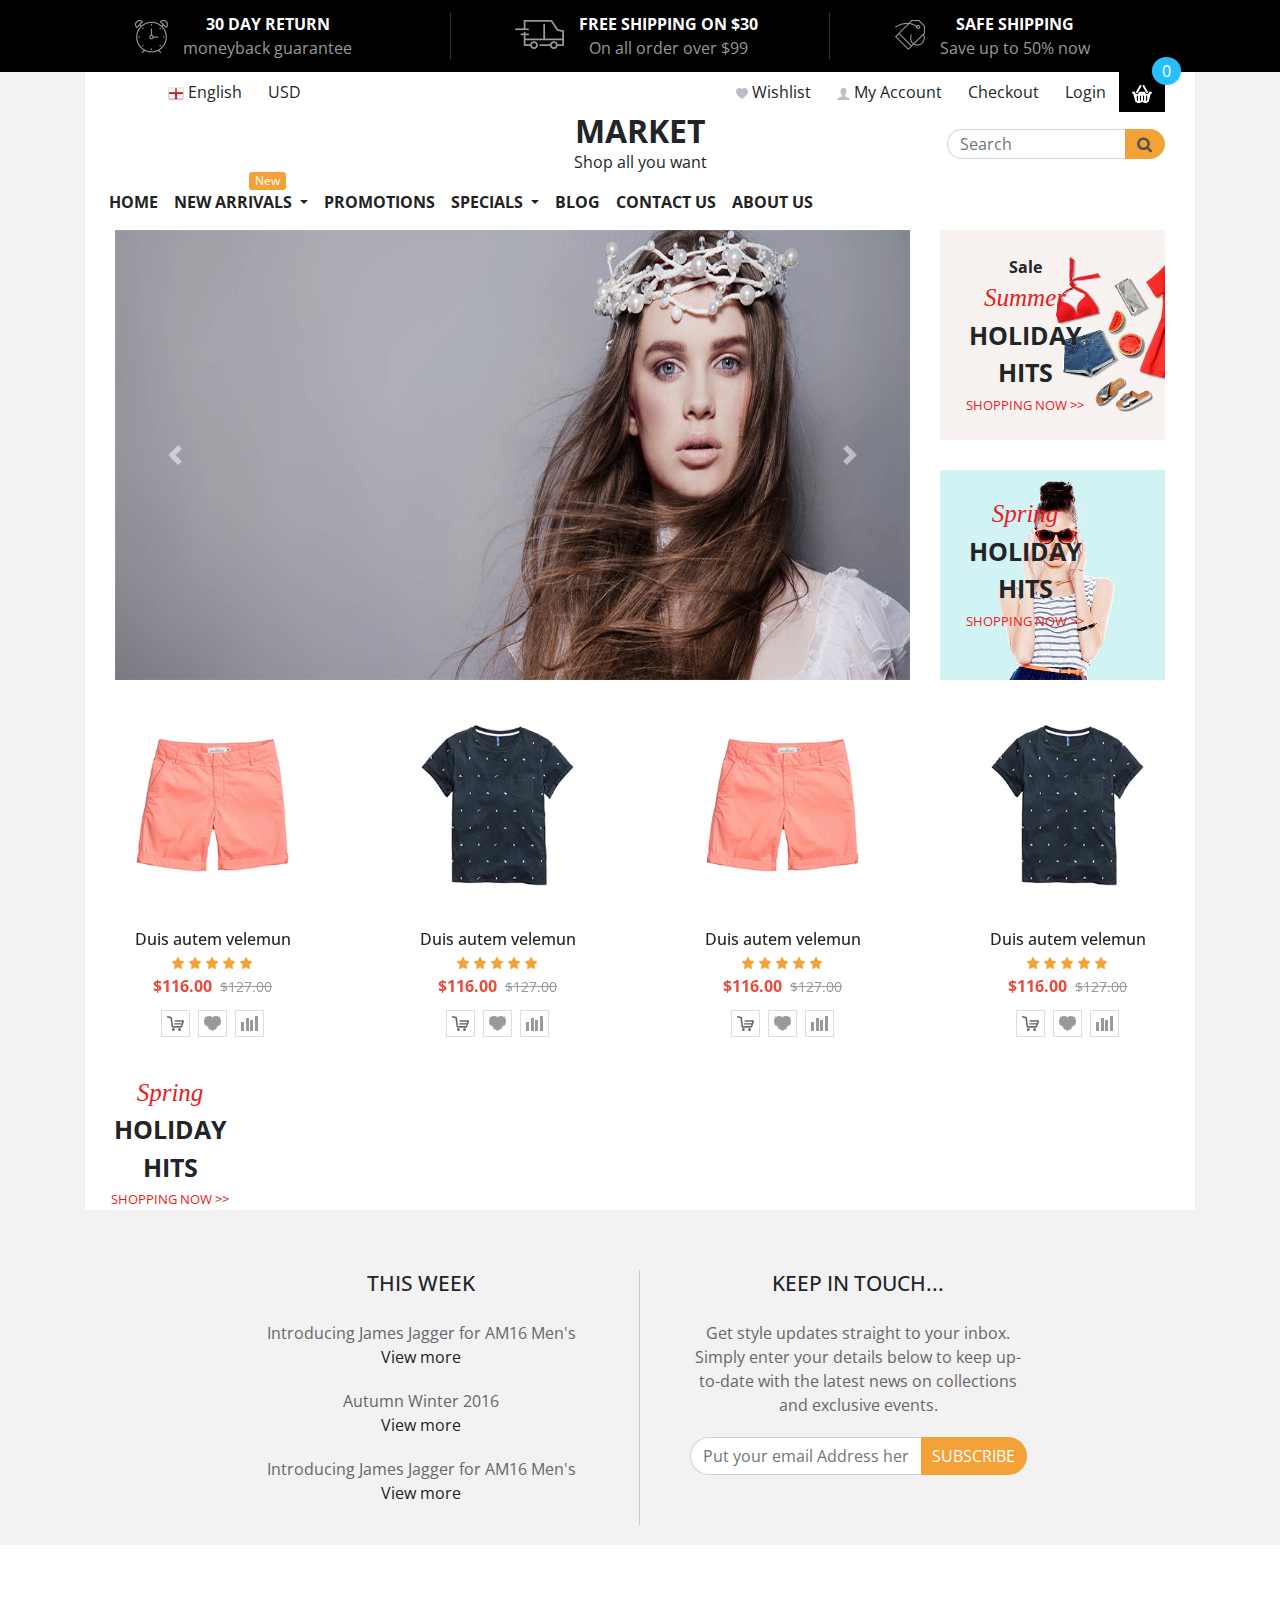
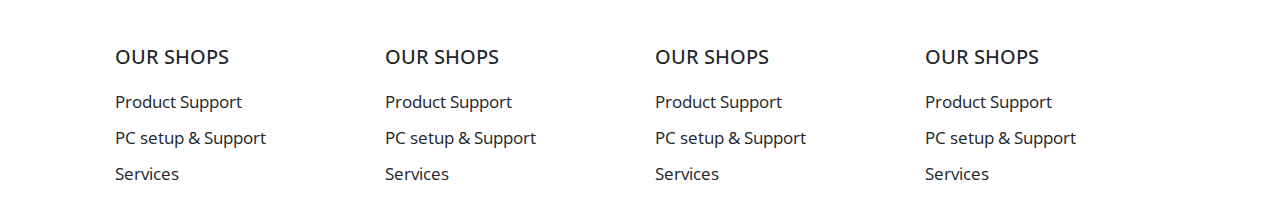
<file: frontend/01/index.html>
<!doctype html>
<html lang="en">

<head>
    <!-- Required meta tags -->
    <meta charset="utf-8">
    <meta name="viewport" content="width=device-width, initial-scale=1, shrink-to-fit=no">

    <!-- Bootstrap CSS -->
    <link rel="stylesheet" href="https://stackpath.bootstrapcdn.com/bootstrap/4.3.1/css/bootstrap.min.css">
    <link rel="stylesheet" href="assets/vendor/font-awesome/css/font-awesome.min.css">
    <link rel="stylesheet" href="assets/vendor/owl-carousel/dist/assets/owl.carousel.min.css">
    <link rel="stylesheet" href="assets/vendor/owl-carousel/dist/assets/owl.theme.default.min.css">
    <link rel="stylesheet" href="assets/css/style.css">

    <link href="https://fonts.googleapis.com/css?family=Open+Sans&display=swap" rel="stylesheet">

    <title>Hello, world!</title>
</head>

<body>

<div class="service-header">
    <div class="container">
        <div class="row">
            <div class="col-md-4 service">
                <div class="service-main">
                    <div class="service-img">
                        <img src="assets/img/service3.png" alt="">
                    </div>
                    <div class="service-content">
                        <p>30 day return</p>
                        <span>moneyback guarantee</span>
                    </div>
                    <div class="clearfix"></div>
                </div>
            </div>
            <div class="col-md-4 service service-middle">
                <div class="service-main">
                    <div class="service-img">
                        <img src="assets/img/service2.png" alt="">
                    </div>
                    <div class="service-content">
                        <p>Free shipping on $30</p>
                        <span>On all order over $99</span>
                    </div>
                    <div class="clearfix"></div>
                </div>
            </div>
            <div class="col-md-4 service">
                <div class="service-main">
                    <div class="service-img">
                        <img src="assets/img/service1.png" alt="">
                    </div>
                    <div class="service-content">
                        <p>Safe shipping</p>
                        <span>Save up to 50% now</span>
                    </div>
                    <div class="clearfix"></div>
                </div>
            </div>
        </div>
    </div>
</div>
<div class="container">
    <header>
        <div class="header-main">
            <div class="header-top">
                <div class="float-left">
                    <ul>
                        <li>
                            <img src="assets/img/england.png" alt="">
                            English
                        </li>
                        <li>
                            USD
                        </li>
                    </ul>
                    <div class="clearfix"></div>
                </div>
                <div class="float-right">
                    <ul>
                        <li>
                            <img src="assets/img/heart.png" alt="">
                            Wishlist
                        </li>
                        <li>
                            <img src="assets/img/user.png" alt="">
                            My Account
                        </li>
                        <li>
                            Checkout
                        </li>
                        <li>
                            Login
                        </li>
                        <li class="cart">
                            <a href="">
                                <img src="assets/img/cart.png" alt="">
                                <span>
                                    0
                                </span>
                            </a>
                        </li>
                    </ul>
                </div>
                <div class="clearfix"></div>
            </div>
            <div class="header-center">
                <div class="row">
                    <div class="col align-self-start"></div>
                    <div class="col align-self-center">
                        <h2>Market</h2>
                        <span>
                        Shop all you want
                    </span>
                    </div>
                    <div class="col align-self-end">
                        <form action="">
                            <div class="float-right input-group">
                                <input class="form-control custom-input" id="keyword" type="text" placeholder="Search">
                                <div class="input-group-append">
                                    <label class="input-group-text" for="keyword">
                                        <span class="fa fa-search"></span>
                                    </label>
                                </div>
                            </div>
                        </form>
                        <div class="clearfix"></div>
                    </div>
                </div>
            </div>
        </div>
        <div class="clearfix"></div>
        <div class="header-nav">
            <nav class="navbar navbar-expand-lg navbar-light">
                <button class="navbar-toggler" type="button" data-toggle="collapse"
                        data-target="#navbarSupportedContent"
                        aria-controls="navbarSupportedContent" aria-expanded="false" aria-label="Toggle navigation">
                    <span class="navbar-toggler-icon"></span>
                </button>
                <div class="collapse navbar-collapse" id="navbarSupportedContent">
                    <ul class="navbar-nav mr-auto">
                        <li class="nav-item">
                            <a class="nav-link" href="#">Home</a>
                        </li>
                        <li class="nav-item dropdown">
                            <a class="nav-link dropdown-toggle" href="#" role="button"
                               data-toggle="dropdown" aria-haspopup="true" aria-expanded="false">
                                New Arrivals
                            </a>
                            <div class="dropdown-menu" aria-labelledby="navbarDropdown">
                                <a class="dropdown-item" href="#">Action</a>
                                <a class="dropdown-item" href="#">Another action</a>
                                <div class="dropdown-divider"></div>
                                <a class="dropdown-item" href="#">Something else here</a>
                            </div>
                            <span class="position-absolute">
                                New
                            </span>
                        </li>
                        <li class="nav-item">
                            <a class="nav-link" href="#">Promotions</a>
                        </li>
                        <li class="nav-item dropdown">
                            <a class="nav-link dropdown-toggle" href="#" role="button"
                               data-toggle="dropdown" aria-haspopup="true" aria-expanded="false">
                                Specials
                            </a>
                            <div class="dropdown-menu" aria-labelledby="navbarDropdown">
                                <a class="dropdown-item" href="#">Action</a>
                                <a class="dropdown-item" href="#">Another action</a>
                                <div class="dropdown-divider"></div>
                                <a class="dropdown-item" href="#">Something else here</a>
                            </div>
                        </li>
                        <li class="nav-item">
                            <a class="nav-link" href="#">Blog</a>
                        </li>
                        <li class="nav-item">
                            <a class="nav-link" href="#">Contact us</a>
                        </li>
                        <li class="nav-item">
                            <a class="nav-link" href="#">About us</a>
                        </li>
                    </ul>
                </div>
            </nav>
        </div>
    </header>
    <section>
        <div class="row">
            <div class="col-md-9">
                <div id="carouselExampleControls" class="carousel slide" data-ride="carousel">
                    <div class="carousel-inner">
                        <div class="carousel-item active">
                            <img src="assets/img/slide/slide-home-shop-image-1.png" class="d-block w-100" alt="...">
                        </div>
                        <div class="carousel-item">
                            <img src="assets/img/slide/slide-home-shop-image-1.png" class="d-block w-100" alt="...">
                        </div>
                        <div class="carousel-item">
                            <img src="assets/img/slide/slide-home-shop-image-1.png" class="d-block w-100" alt="...">
                        </div>
                    </div>
                    <a class="carousel-control-prev" href="#carouselExampleControls" role="button" data-slide="prev">
                        <span class="carousel-control-prev-icon" aria-hidden="true"></span>
                        <span class="sr-only">Previous</span>
                    </a>
                    <a class="carousel-control-next" href="#carouselExampleControls" role="button" data-slide="next">
                        <span class="carousel-control-next-icon" aria-hidden="true"></span>
                        <span class="sr-only">Next</span>
                    </a>
                </div>
            </div>
            <div class="col-md-3">
                <div class="slide-main"
                     style="background: url(assets/img/slide/layer34.png);background-size: cover;margin-bottom: 30px;">
                    <div class="slide-content">
                        <p style="font-weight: bold;">Sale</p>
                        <p style="color: #e81b22;font-size: 25px;font-family: 'Times New Roman',serif;font-style: italic">
                            Summer
                        </p>
                        <p style="font-weight: bold;font-family: 'Open Sans',serif;text-transform: uppercase;font-size: 25px;">
                            Holiday hits</p>
                        <a style="color: #e81b22;text-transform: uppercase;font-size: 13px;text-decoration: none"
                           href="">Shopping now >></a>
                    </div>
                </div>
                <div class="slide-main"
                     style="background: url(assets/img/slide/sunglasses-banner.png);background-size: cover;">
                    <div class="slide-content">
                        <p style="color: #e81b22;font-size: 25px;font-family: 'Times New Roman',serif;font-style: italic">
                            Spring
                        </p>
                        <p style="font-weight: bold;font-family: 'Open Sans',serif;text-transform: uppercase;font-size: 25px;">
                            Holiday hits</p>
                        <a style="color: #e81b22;text-transform: uppercase;font-size: 13px;text-decoration: none"
                           href="">Shopping now >></a>
                    </div>
                </div>
            </div>
        </div>
    </section>
    <section>
        <!-- Set up your HTML -->
        <div class="owl-carousel">
            <div>
                <div class="row">
                    <div class="col-md-3" style="text-align: center;">
                        <div class="product-header">
                            <img src="assets/img/products/product3.png" alt="">
                        </div>
                        <h6>Duis autem velemun</h6>
                        <div class="rating">
                            <img src="assets/img/start-active.png" alt="">
                            <img src="assets/img/start-active.png" alt="">
                            <img src="assets/img/start-active.png" alt="">
                            <img src="assets/img/start-active.png" alt="">
                            <img src="assets/img/start-active.png" alt="">
                        </div>
                        <div class="clearfix"></div>
                        <div class="price">
                            <span class="main">$116.00</span>
                            <span class="discount">$127.00</span>
                        </div>
                        <div class="product-action">
                            <a href="">
                                <img src="assets/img/addtocart.png" alt="">
                            </a>
                            <a href="">
                                <img src="assets/img/favorite.png" alt="">
                            </a>
                            <a href="">
                                <img src="assets/img/rectangle.png" alt="">
                            </a>
                        </div>
                    </div>
                    <div class="col-md-3" style="text-align: center;">
                        <div class="product-header">
                            <img src="assets/img/products/product1.png" alt="">
                        </div>
                        <h6>Duis autem velemun</h6>
                        <div class="rating">
                            <img src="assets/img/start-active.png" alt="">
                            <img src="assets/img/start-active.png" alt="">
                            <img src="assets/img/start-active.png" alt="">
                            <img src="assets/img/start-active.png" alt="">
                            <img src="assets/img/start-active.png" alt="">
                            <div class="clearfix"></div>
                        </div>
                        <div class="price">
                            <span class="main">$116.00</span>
                            <span class="discount">$127.00</span>
                        </div>
                        <div class="product-action">
                            <a href="">
                                <img src="assets/img/addtocart.png" alt="">
                            </a>
                            <a href="">
                                <img src="assets/img/favorite.png" alt="">
                            </a>
                            <a href="">
                                <img src="assets/img/rectangle.png" alt="">
                            </a>
                        </div>
                    </div>
                    <div class="col-md-3" style="text-align: center;">
                        <div class="product-header">
                            <img src="assets/img/products/product3.png" alt="">
                        </div>
                        <h6>Duis autem velemun</h6>
                        <div class="rating">
                            <img src="assets/img/start-active.png" alt="">
                            <img src="assets/img/start-active.png" alt="">
                            <img src="assets/img/start-active.png" alt="">
                            <img src="assets/img/start-active.png" alt="">
                            <img src="assets/img/start-active.png" alt="">
                        </div>
                        <div class="clearfix"></div>
                        <div class="price">
                            <span class="main">$116.00</span>
                            <span class="discount">$127.00</span>
                        </div>
                        <div class="product-action">
                            <a href="">
                                <img src="assets/img/addtocart.png" alt="">
                            </a>
                            <a href="">
                                <img src="assets/img/favorite.png" alt="">
                            </a>
                            <a href="">
                                <img src="assets/img/rectangle.png" alt="">
                            </a>
                        </div>
                    </div>
                    <div class="col-md-3" style="text-align: center;">
                        <div class="product-header">
                            <img src="assets/img/products/product1.png" alt="">
                        </div>
                        <h6>Duis autem velemun</h6>
                        <div class="rating">
                            <img src="assets/img/start-active.png" alt="">
                            <img src="assets/img/start-active.png" alt="">
                            <img src="assets/img/start-active.png" alt="">
                            <img src="assets/img/start-active.png" alt="">
                            <img src="assets/img/start-active.png" alt="">
                            <div class="clearfix"></div>
                        </div>
                        <div class="price">
                            <span class="main">$116.00</span>
                            <span class="discount">$127.00</span>
                        </div>
                        <div class="product-action">
                            <a href="">
                                <img src="assets/img/addtocart.png" alt="">
                            </a>
                            <a href="">
                                <img src="assets/img/favorite.png" alt="">
                            </a>
                            <a href="">
                                <img src="assets/img/rectangle.png" alt="">
                            </a>
                        </div>
                    </div>
                </div>
            </div>
        </div>
    </section>
    <section>
        <div class="row">
            <div class="col-md-3">
                <div class="slide-content">
                    <p style="color: #e81b22;font-size: 25px;font-family: 'Times New Roman',serif;font-style: italic">
                        Spring
                    </p>
                    <p style="font-weight: bold;font-family: 'Open Sans',serif;text-transform: uppercase;font-size: 25px;">
                        Holiday hits</p>
                    <a style="color: #e81b22;text-transform: uppercase;font-size: 13px;text-decoration: none"
                       href="">Shopping now >></a>
                </div>
            </div>
            <div class="col-md-6"></div>
            <div class="col-md-3"></div>
        </div>
    </section>
</div>

<section class="footer" style="background: #f2f2f2;">
    <div class="row justify-content-center">
        <div class="col-md-4" style="border-right: 1px solid #cacaca;">
            <h3>This week</h3>
            <div class="footer-link">
                <p>
                    Introducing James Jagger for AM16 Men's
                </p>
                <a href="">
                    View more
                </a>
            </div>
            <div class="footer-link">
                <p>
                    Autumn Winter 2016
                </p>
                <a href="">
                    View more
                </a>
            </div>
            <div class="footer-link">
                <p>
                    Introducing James Jagger for AM16 Men's
                </p>
                <a href="">
                    View more
                </a>
            </div>
        </div>
        <div class="col-md-4">
            <h3>Keep in touch...</h3>
            <div class="footer-link">
                <p>
                    Get style updates straight to your inbox. Simply enter your details below to keep up-to-date
                    with the latest news on collections and exclusive events.
                </p>
            </div>
            <div>
                <form action="">
                    <div class="float-right input-group">
                        <input class="form-control custom-input" id="email" type="text"
                               placeholder="Put your email Address here">
                        <div class="input-group-append">
                            <label class="input-group-text" for="email">
                                subscribe
                            </label>
                        </div>
                    </div>
                </form>
                <div class="clearfix"></div>
            </div>
        </div>
    </div>
</section>

<footer>
    <div class="container">
        <section class="footer-top">
            <div class="row">
                <div class="col-md-3">
                    <h5>Our shops</h5>
                    <ul>
                        <li class="">Product Support</li>
                        <li class="">PC setup & Support</li>
                        <li class="">Services</li>
                    </ul>
                </div>
                <div class="col-md-3">
                    <h5>Our shops</h5>
                    <ul>
                        <li class="">Product Support</li>
                        <li class="">PC setup & Support</li>
                        <li class="">Services</li>
                    </ul>
                </div>
                <div class="col-md-3">
                    <h5>Our shops</h5>
                    <ul>
                        <li class="">Product Support</li>
                        <li class="">PC setup & Support</li>
                        <li class="">Services</li>
                    </ul>
                </div>
                <div class="col-md-3">
                    <h5>Our shops</h5>
                    <ul>
                        <li class="">Product Support</li>
                        <li class="">PC setup & Support</li>
                        <li class="">Services</li>
                    </ul>
                </div>
            </div>
        </section>
    </div>
</footer>

<!-- Optional JavaScript -->
<!-- jQuery first, then Popper.js, then Bootstrap JS -->
<script src="https://code.jquery.com/jquery-3.3.1.slim.min.js"></script>
<script src="https://cdnjs.cloudflare.com/ajax/libs/popper.js/1.14.7/umd/popper.min.js"></script>
<script src="https://stackpath.bootstrapcdn.com/bootstrap/4.3.1/js/bootstrap.min.js"></script>
<script src="assets/vendor/owl-carousel/dist/owl.carousel.min.js"></script>

<script>
    $(document).ready(function () {
        $(".owl-carousel").owlCarousel({
            loop: true,
            margin: 10,
            nav: true,
            responsive: {
                0: {
                    items: 1
                },
                600: {
                    items: 1
                },
                1000: {
                    items: 1
                }
            }
        });
    });
</script>

</body>
</html>
</file>
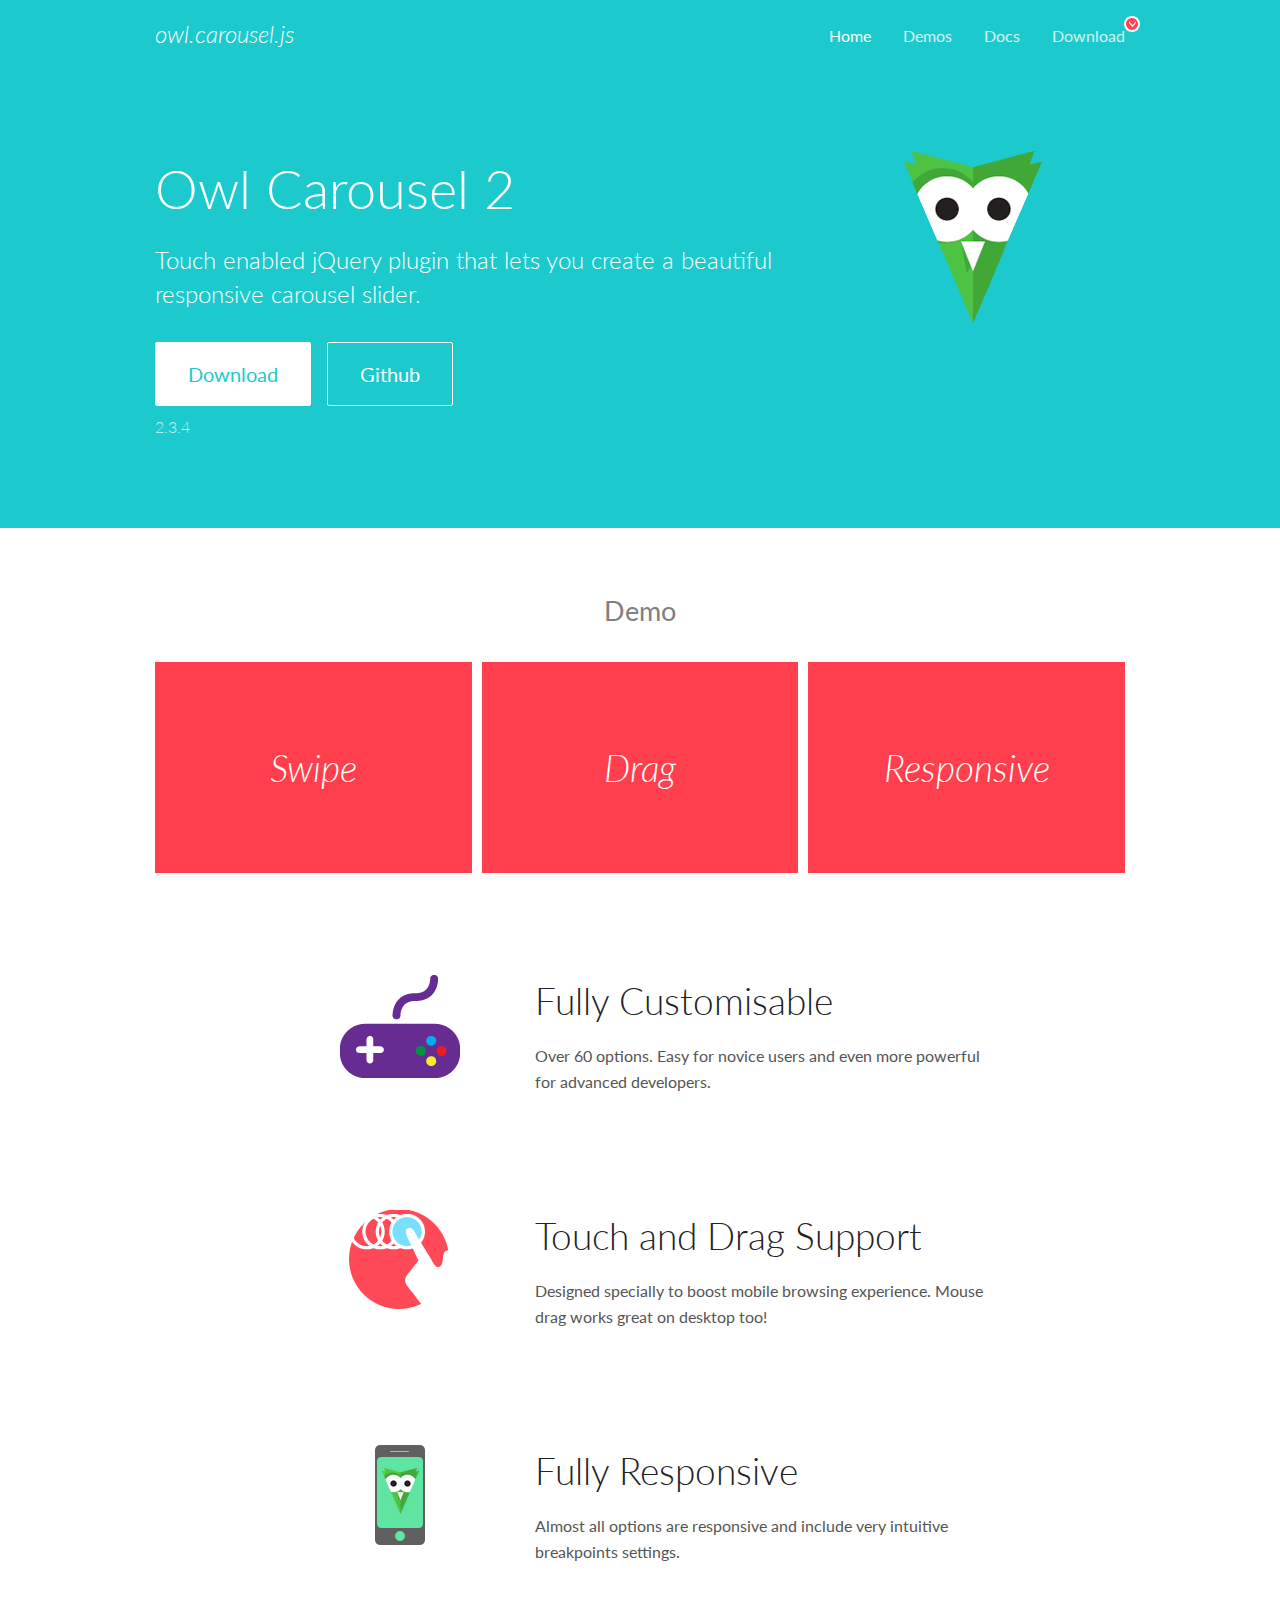
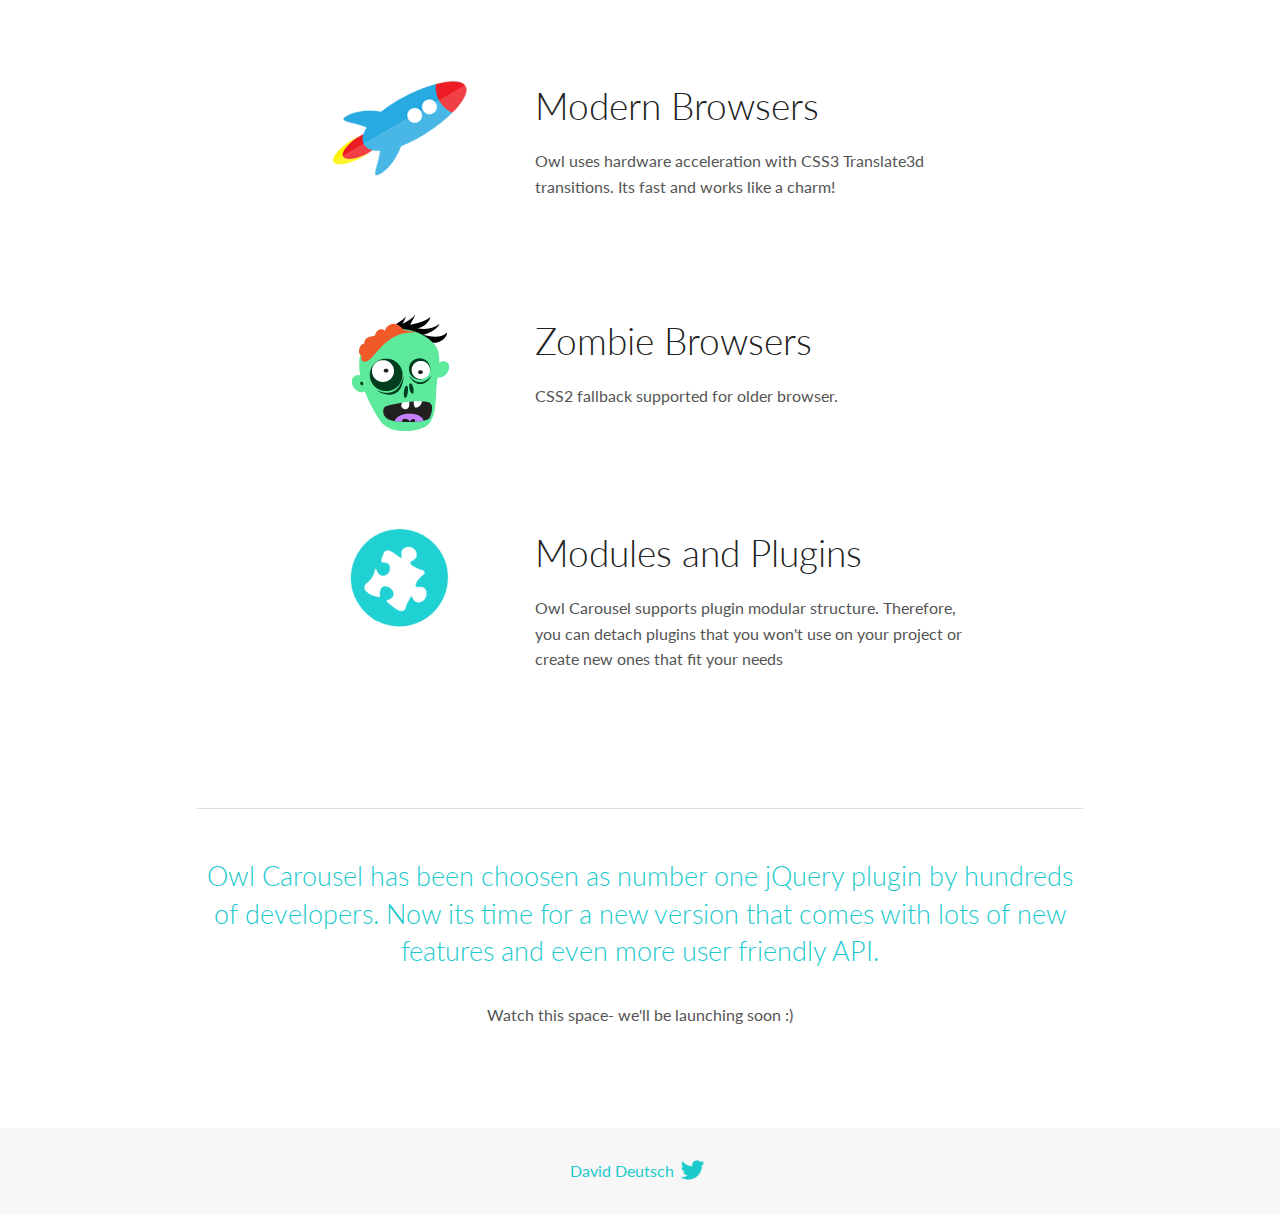
<file: frontend/01/assets/vendor/owl-carousel/docs/index.html>
<!DOCTYPE html>
<html lang="en">
  <head>

    <!-- head -->
    <meta charset="utf-8">
    <meta name="msapplication-tap-highlight" content="no" />
    <meta name="viewport" content="width=device-width, initial-scale=1.0" />
    <meta name="description" content="Touch enabled jQuery plugin that lets you create beautiful responsive carousel slider.">
    <meta name="author" content="David Deutsch">
    <title>
      Home | Owl Carousel | 2.3.4
    </title>

    <!-- Stylesheets -->
    <link href='https://fonts.googleapis.com/css?family=Lato:300,400,700,400italic,300italic' rel='stylesheet' type='text/css'>
    <link rel="stylesheet" href="assets/css/docs.theme.min.css">

    <!-- Owl Stylesheets -->
    <link rel="stylesheet" href="assets/owlcarousel/assets/owl.carousel.min.css">
    <link rel="stylesheet" href="assets/owlcarousel/assets/owl.theme.default.min.css">

    <!-- HTML5 shim and Respond.js IE8 support of HTML5 elements and media queries -->

    <!--[if lt IE 9]>
      <script src="https://oss.maxcdn.com/libs/html5shiv/3.7.0/html5shiv.js"></script>
      <script src="https://oss.maxcdn.com/libs/respond.js/1.3.0/respond.min.js"></script>
    <![endif]-->

    <!-- Favicons -->
    <link rel="apple-touch-icon-precomposed" sizes="144x144" href="assets/ico/apple-touch-icon-144-precomposed.png">
    <link rel="shortcut icon" href="assets/ico/favicon.png">
    <link rel="shortcut icon" href="favicon.ico">

    <!-- Yeah i know js should not be in header. Its required for demos.-->

    <!-- javascript -->
    <script src="assets/vendors/jquery.min.js"></script>
    <script src="assets/owlcarousel/owl.carousel.js"></script>
  </head>
  <body>

    <!-- header -->
    <header class="header">
      <div class="row">
        <div class="large-12 columns">
          <div class="brand left">
            <h3>
              <a href="/OwlCarousel2/">owl.carousel.js</a> 
            </h3>
          </div>
          <a id="toggle-nav" class="right">
            <span></span> <span></span> <span></span> 
          </a> 
          <div class="nav-bar">
            <ul class="clearfix">
              <li class="active">
                <a href="/OwlCarousel2/index.html">Home</a> 
              </li>
              <li> <a href="/OwlCarousel2/demos/demos.html">Demos</a>  </li>
              <li> <a href="/OwlCarousel2/docs/started-welcome.html">Docs</a>  </li>
              <li>
                <a href="https://github.com/OwlCarousel2/OwlCarousel2/archive/2.3.4.zip">Download</a> 
                <span class="download"></span> 
              </li>
            </ul>
          </div>
        </div>
      </div>
    </header>

    <!-- home panel -->
    <section id="hero">
      <div class="row">
        <div class="large-8 medium-8 columns">
          <h1>Owl Carousel 2</h1>
          <h4>Touch enabled jQuery plugin that lets you create a beautiful responsive carousel slider.</h4>
          <a href="https://github.com/OwlCarousel2/OwlCarousel2/archive/2.3.4.zip" class="hero-button">Download</a> 
          <a href="https://github.com/OwlCarousel2/OwlCarousel2" class="hero-button outline">Github</a> 
          <p>2.3.4</p>
        </div>
        <div class="large-4 medium-4 columns">
          <img class="owl-logo" src="assets/img/owl-logo.png" alt="mr. Owl">
        </div>
      </div>
    </section>

    <!-- body -->
    <div class="home-demo">
      <div class="row">
        <div class="large-12 columns">
          <h3>Demo</h3>
          <div class="owl-carousel">
            <div class="item">
              <h2>Swipe</h2>
            </div>
            <div class="item">
              <h2>Drag</h2>
            </div>
            <div class="item">
              <h2>Responsive</h2>
            </div>
            <div class="item">
              <h2>CSS3</h2>
            </div>
            <div class="item">
              <h2>Fast</h2>
            </div>
            <div class="item">
              <h2>Easy</h2>
            </div>
            <div class="item">
              <h2>Free</h2>
            </div>
            <div class="item">
              <h2>Upgradable</h2>
            </div>
            <div class="item">
              <h2>Tons of options</h2>
            </div>
            <div class="item">
              <h2>Infinity</h2>
            </div>
            <div class="item">
              <h2>Auto Width</h2>
            </div>
          </div>
        </div>
      </div>
    </div>
    <script>
      var owl = $('.owl-carousel');
      owl.owlCarousel({
        margin: 10,
        loop: true,
        responsive: {
          0: {
            items: 1
          },
          600: {
            items: 2
          },
          1000: {
            items: 3
          }
        }
      })
    </script>

    <!-- features -->
    <div id="features">
      <div class="row">
        <div class="small-12 medium-9 small-centered columns">
          <section class="row feature">
            <div class="medium-4 small-12 columns">
              <img src="assets/img/feature-options.png" alt="">
            </div>
            <div class="medium-8 small-12 columns">
              <h2>Fully Customisable</h2>
              <p>Over 60 options. Easy for novice users and even more powerful for advanced developers.</p>
            </div>
          </section>
          <section class="row feature">
            <div class="medium-4 small-12 columns">
              <img src="assets/img/feature-drag.png" alt="">
            </div>
            <div class="medium-8 small-12 columns">
              <h2>Touch and Drag Support</h2>
              <p>Designed specially to boost mobile browsing experience. Mouse drag works great on desktop too!</p>
            </div>
          </section>
          <section class="row feature">
            <div class="medium-4 small-12 columns">
              <img src="assets/img/feature-responsive.png" alt="">
            </div>
            <div class="medium-8 small-12 columns">
              <h2>Fully Responsive</h2>
              <p>Almost all options are responsive and include very intuitive breakpoints settings.</p>
            </div>
          </section>
          <section class="row feature">
            <div class="medium-4 small-12 columns">
              <img src="assets/img/feature-modern.png" alt="">
            </div>
            <div class="medium-8 small-12 columns">
              <h2>Modern Browsers</h2>
              <p>Owl uses hardware acceleration with CSS3 Translate3d transitions. Its fast and works like a charm! </p>
            </div>
          </section>
          <section class="row feature">
            <div class="medium-4 small-12 columns">
              <img src="assets/img/feature-zombie.png" alt="">
            </div>
            <div class="medium-8 small-12 columns">
              <h2>Zombie Browsers</h2>
              <p>CSS2 fallback supported for older browser.</p>
            </div>
          </section>
          <section class="row feature">
            <div class="medium-4 small-12 columns">
              <img src="assets/img/feature-module.png" alt="">
            </div>
            <div class="medium-8 small-12 columns">
              <h2>Modules and Plugins</h2>
              <p>Owl Carousel supports plugin modular structure. Therefore, you can detach plugins that you won&#x27;t use on your project or create new ones that fit your needs</p>
            </div>
          </section>
        </div>
      </div>
    </div>

    <!-- footer -->
    <section id="teaser-text">
      <div class="row">
        <div class="small-12 medium-11 small-centered columns">
          <hr>
          <h3 id="owl-carousel-has-been-choosen-as-number-one-jquery-plugin-by-hundreds-of-developers-now-its-time-for-a-new-version-that-comes-with-lots-of-new-features-and-even-more-user-friendly-api-">Owl Carousel has been choosen as number one jQuery plugin by hundreds of developers. Now its time for a new version that comes with lots of new features and even more user friendly API.</h3>
          <p>Watch this space- we&#39;ll be launching soon :)</p>
        </div>
      </div>
    </section>

    <!-- footer -->
    <footer class="footer">
      <div class="row">
        <div class="large-12 columns">
          <h5>
            <a href="/OwlCarousel2/docs/support-contact.html">David Deutsch</a> 
            <a id="custom-tweet-button" href="https://twitter.com/share?url=https://github.com/OwlCarousel2/OwlCarousel2&text=Owl Carousel - This is so awesome! " target="_blank"></a> 
          </h5>
        </div>
      </div>
    </footer>

    <!-- vendors -->
    <script src="assets/vendors/highlight.js"></script>
    <script src="assets/js/app.js"></script>
  </body>
</html>
</file>
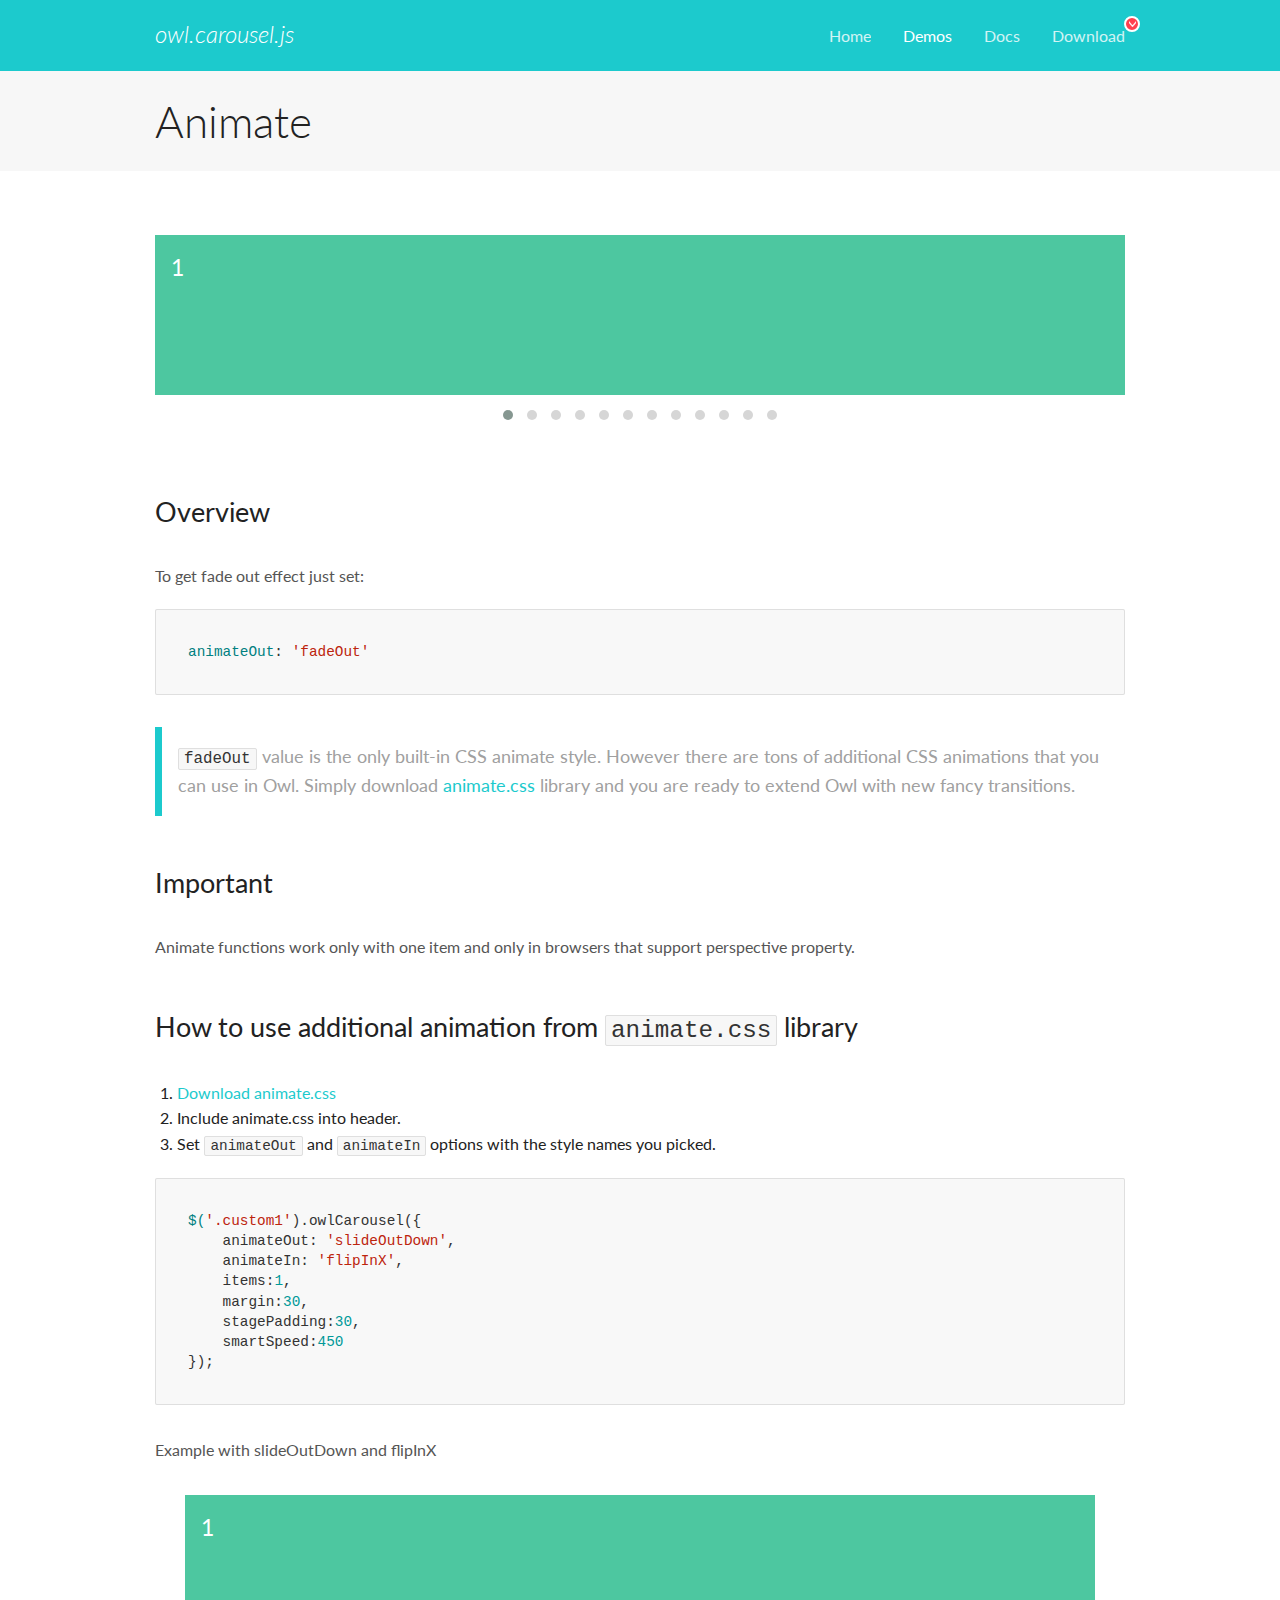
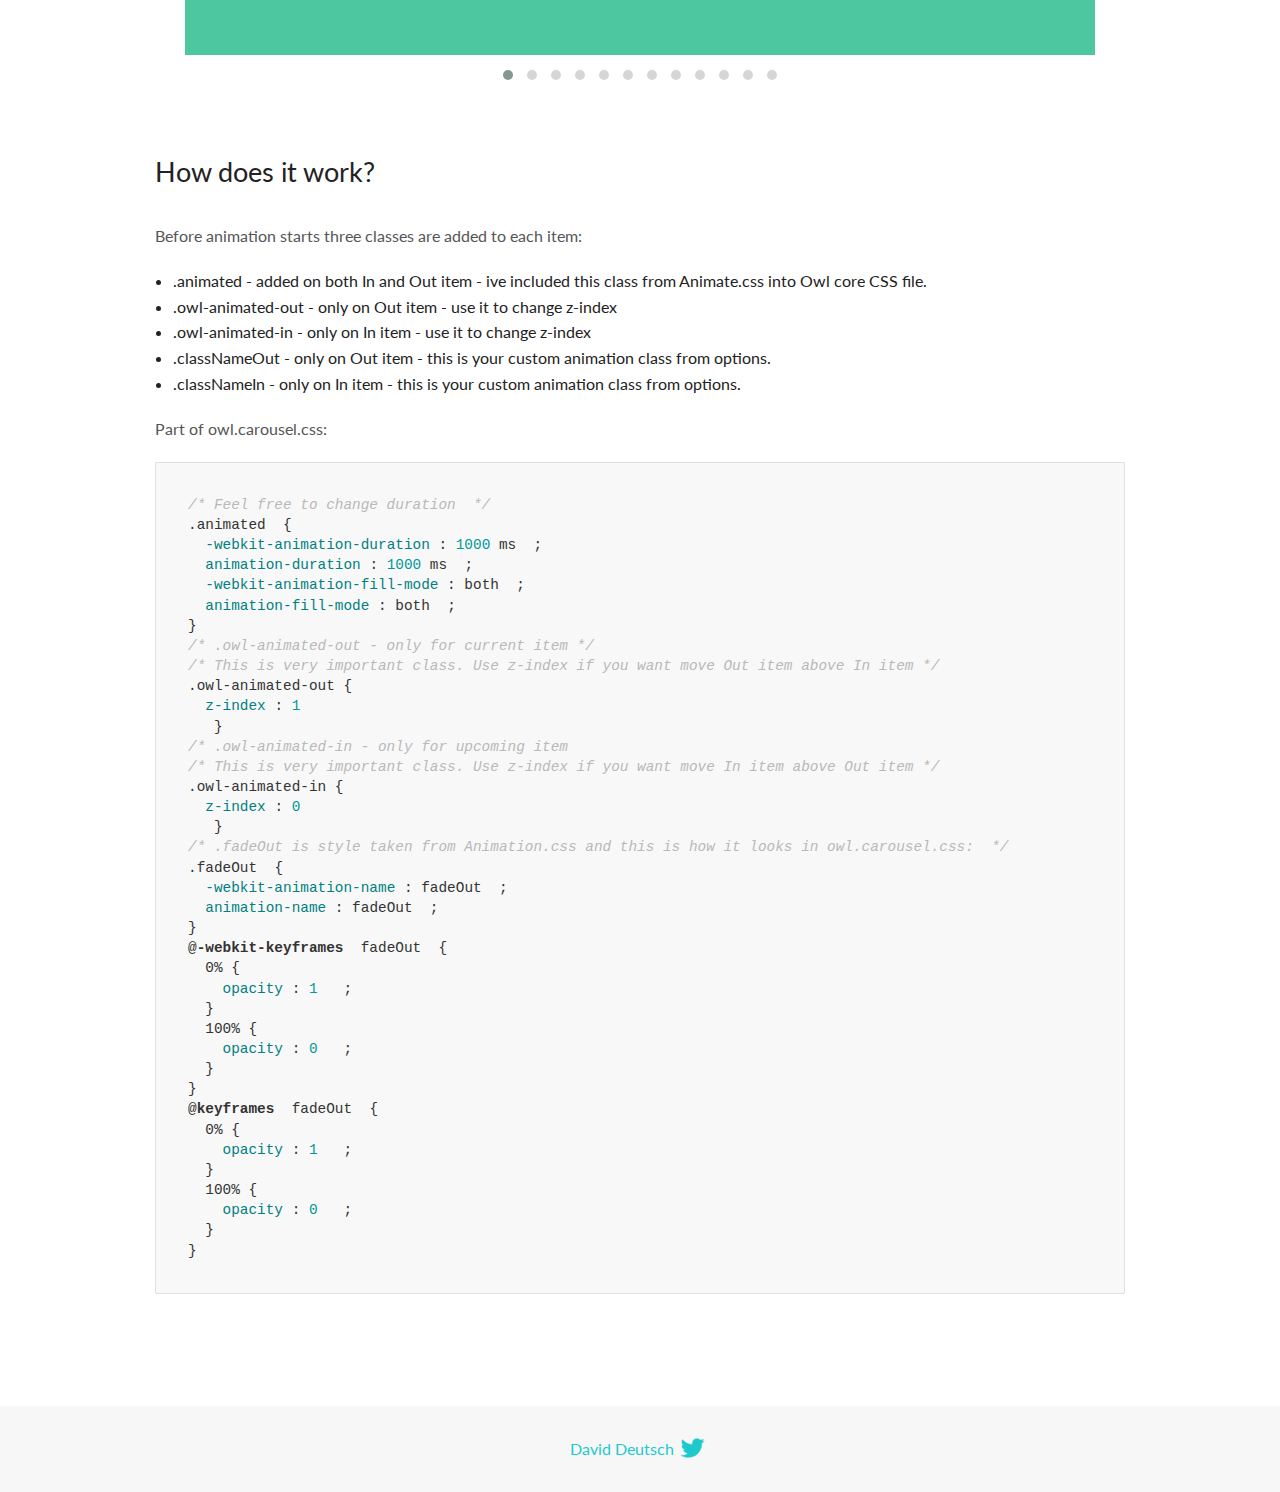
<file: frontend/01/assets/vendor/owl-carousel/docs/demos/animate.html>
<!DOCTYPE html>
<html lang="en">
  <head>

    <!-- head -->
    <meta charset="utf-8">
    <meta name="msapplication-tap-highlight" content="no" />
    <meta name="viewport" content="width=device-width, initial-scale=1.0" />
    <meta name="description" content="Animate carousel">
    <meta name="author" content="David Deutsch">
    <title>
      Animate Demo | Owl Carousel | 2.3.4
    </title>

    <!-- Stylesheets -->
    <link href='https://fonts.googleapis.com/css?family=Lato:300,400,700,400italic,300italic' rel='stylesheet' type='text/css'>
    <link rel="stylesheet" href="../assets/css/docs.theme.min.css">

    <!-- Owl Stylesheets -->
    <link rel="stylesheet" href="../assets/owlcarousel/assets/owl.carousel.min.css">
    <link rel="stylesheet" href="../assets/owlcarousel/assets/owl.theme.default.min.css">

    <!-- HTML5 shim and Respond.js IE8 support of HTML5 elements and media queries -->

    <!--[if lt IE 9]>
      <script src="https://oss.maxcdn.com/libs/html5shiv/3.7.0/html5shiv.js"></script>
      <script src="https://oss.maxcdn.com/libs/respond.js/1.3.0/respond.min.js"></script>
    <![endif]-->

    <!-- Favicons -->
    <link rel="apple-touch-icon-precomposed" sizes="144x144" href="../assets/ico/apple-touch-icon-144-precomposed.png">
    <link rel="shortcut icon" href="../assets/ico/favicon.png">
    <link rel="shortcut icon" href="favicon.ico">

    <!-- Yeah i know js should not be in header. Its required for demos.-->

    <!-- javascript -->
    <script src="../assets/vendors/jquery.min.js"></script>
    <script src="../assets/owlcarousel/owl.carousel.js"></script>
  </head>
  <body>

    <!-- header -->
    <header class="header">
      <div class="row">
        <div class="large-12 columns">
          <div class="brand left">
            <h3>
              <a href="/OwlCarousel2/">owl.carousel.js</a> 
            </h3>
          </div>
          <a id="toggle-nav" class="right">
            <span></span> <span></span> <span></span> 
          </a> 
          <div class="nav-bar">
            <ul class="clearfix">
              <li> <a href="/OwlCarousel2/index.html">Home</a>  </li>
              <li class="active">
                <a href="/OwlCarousel2/demos/demos.html">Demos</a> 
              </li>
              <li> <a href="/OwlCarousel2/docs/started-welcome.html">Docs</a>  </li>
              <li>
                <a href="https://github.com/OwlCarousel2/OwlCarousel2/archive/2.3.4.zip">Download</a> 
                <span class="download"></span> 
              </li>
            </ul>
          </div>
        </div>
      </div>
    </header>

    <!-- title -->
    <section class="title">
      <div class="row">
        <div class="large-12 columns">
          <h1>Animate</h1>
        </div>
      </div>
    </section>

    <!--  Demos -->
    <section id="demos">
      <div class="row">
        <div class="large-12 columns">
          <div class="fadeOut owl-carousel owl-theme">
            <div class="item">
              <h4>1</h4>
            </div>
            <div class="item">
              <h4>2</h4>
            </div>
            <div class="item">
              <h4>3</h4>
            </div>
            <div class="item">
              <h4>4</h4>
            </div>
            <div class="item">
              <h4>5</h4>
            </div>
            <div class="item">
              <h4>6</h4>
            </div>
            <div class="item">
              <h4>7</h4>
            </div>
            <div class="item">
              <h4>8</h4>
            </div>
            <div class="item">
              <h4>9</h4>
            </div>
            <div class="item">
              <h4>10</h4>
            </div>
            <div class="item">
              <h4>11</h4>
            </div>
            <div class="item">
              <h4>12</h4>
            </div>
          </div>
          <h3 id="overview">Overview</h3>
          <p>To get fade out effect just set:</p>
          <pre><code>animateOut: &#39;fadeOut&#39;</code></pre>
          <blockquote>
            <p><code>fadeOut</code> value is the only built-in CSS animate style. However there are tons of additional CSS animations that you can use in Owl. Simply download
              <a href="https://daneden.github.io/animate.css/">animate.css</a>  library and you are ready to extend Owl with new fancy transitions.</p>
          </blockquote>
          <h3 id="important">Important</h3>
          <p>Animate functions work only with one item and only in browsers that support perspective property.</p>
          <h3 id="how-to-use-additional-animation-from-animate-css-library">How to use additional animation from <code>animate.css</code> library</h3>
          <ol>
            <li> <a href="https://daneden.github.io/animate.css/">Download animate.css</a>  </li>
            <li>Include animate.css into header.</li>
            <li>Set <code>animateOut</code> and <code>animateIn</code> options with the style names you picked.</li>
          </ol>
          <pre><code>$(&#39;.custom1&#39;).owlCarousel({
    animateOut: &#39;slideOutDown&#39;,
    animateIn: &#39;flipInX&#39;,
    items:1,
    margin:30,
    stagePadding:30,
    smartSpeed:450
});</code></pre>
          <p>Example with slideOutDown and flipInX</p>
          <div class="custom1 owl-carousel owl-theme">
            <div class="item">
              <h4>1</h4>
            </div>
            <div class="item">
              <h4>2</h4>
            </div>
            <div class="item">
              <h4>3</h4>
            </div>
            <div class="item">
              <h4>4</h4>
            </div>
            <div class="item">
              <h4>5</h4>
            </div>
            <div class="item">
              <h4>6</h4>
            </div>
            <div class="item">
              <h4>7</h4>
            </div>
            <div class="item">
              <h4>8</h4>
            </div>
            <div class="item">
              <h4>9</h4>
            </div>
            <div class="item">
              <h4>10</h4>
            </div>
            <div class="item">
              <h4>11</h4>
            </div>
            <div class="item">
              <h4>12</h4>
            </div>
          </div>
          <h3 id="how-does-it-work-">How does it work?</h3>
          <p>Before animation starts three classes are added to each item:</p>
          <ul>
            <li>.animated - added on both In and Out item - ive included this class from Animate.css into Owl core CSS file.</li>
            <li>.owl-animated-out - only on Out item - use it to change z-index</li>
            <li>.owl-animated-in - only on In item - use it to change z-index</li>
            <li>.classNameOut - only on Out item - this is your custom animation class from options.</li>
            <li>.classNameIn - only on In item - this is your custom animation class from options.</li>
          </ul>
          <p>Part of owl.carousel.css:</p>
          <pre><code class="language-css"><span class="comment">/* Feel free to change duration  */</span> 
<span class="class">.animated</span>  <span class="rules">{
  <span class="rule"><span class="attribute">-webkit-animation-duration</span> :<span class="value"> <span class="number">1000</span> ms</span> </span> ;
  <span class="rule"><span class="attribute">animation-duration</span> :<span class="value"> <span class="number">1000</span> ms</span> </span> ;
  <span class="rule"><span class="attribute">-webkit-animation-fill-mode</span> :<span class="value"> both</span> </span> ;
  <span class="rule"><span class="attribute">animation-fill-mode</span> :<span class="value"> both</span> </span> ;
<span class="rule">}</span> </span> 
<span class="comment">/* .owl-animated-out - only for current item */</span> 
<span class="comment">/* This is very important class. Use z-index if you want move Out item above In item */</span> 
<span class="class">.owl-animated-out</span> <span class="rules">{
  <span class="rule"><span class="attribute">z-index</span> :<span class="value"> <span class="number">1</span> 
</span> </span> </span> }
<span class="comment">/* .owl-animated-in - only for upcoming item
/* This is very important class. Use z-index if you want move In item above Out item */</span> 
<span class="class">.owl-animated-in</span> <span class="rules">{
  <span class="rule"><span class="attribute">z-index</span> :<span class="value"> <span class="number">0</span> 
</span> </span> </span> }
<span class="comment">/* .fadeOut is style taken from Animation.css and this is how it looks in owl.carousel.css:  */</span> 
<span class="class">.fadeOut</span>  <span class="rules">{
  <span class="rule"><span class="attribute">-webkit-animation-name</span> :<span class="value"> fadeOut</span> </span> ;
  <span class="rule"><span class="attribute">animation-name</span> :<span class="value"> fadeOut</span> </span> ;
<span class="rule">}</span> </span> 
<span class="at_rule">@<span class="keyword">-webkit-keyframes</span>  fadeOut </span> {
  0% <span class="rules">{
    <span class="rule"><span class="attribute">opacity</span> :<span class="value"> <span class="number">1</span> </span> </span> ;
  <span class="rule">}</span> </span> 
  100% <span class="rules">{
    <span class="rule"><span class="attribute">opacity</span> :<span class="value"> <span class="number">0</span> </span> </span> ;
  <span class="rule">}</span> </span> 
}
<span class="at_rule">@<span class="keyword">keyframes</span>  fadeOut </span> {
  0% <span class="rules">{
    <span class="rule"><span class="attribute">opacity</span> :<span class="value"> <span class="number">1</span> </span> </span> ;
  <span class="rule">}</span> </span> 
  100% <span class="rules">{
    <span class="rule"><span class="attribute">opacity</span> :<span class="value"> <span class="number">0</span> </span> </span> ;
  <span class="rule">}</span> </span> 
}</code></pre>
          <link rel="stylesheet" href="../assets/css/animate.css">
          <script>
            jQuery(document).ready(function($) {
              $('.fadeOut').owlCarousel({
                items: 1,
                animateOut: 'fadeOut',
                loop: true,
                margin: 10,
              });
              $('.custom1').owlCarousel({
                animateOut: 'slideOutDown',
                animateIn: 'flipInX',
                items: 1,
                margin: 30,
                stagePadding: 30,
                smartSpeed: 450
              });
            });
          </script>
        </div>
      </div>
    </section>

    <!-- footer -->
    <footer class="footer">
      <div class="row">
        <div class="large-12 columns">
          <h5>
            <a href="/OwlCarousel2/docs/support-contact.html">David Deutsch</a> 
            <a id="custom-tweet-button" href="https://twitter.com/share?url=https://github.com/OwlCarousel2/OwlCarousel2&text=Owl Carousel - This is so awesome! " target="_blank"></a> 
          </h5>
        </div>
      </div>
    </footer>

    <!-- vendors -->
    <script src="../assets/vendors/highlight.js"></script>
    <script src="../assets/js/app.js"></script>
  </body>
</html>
</file>
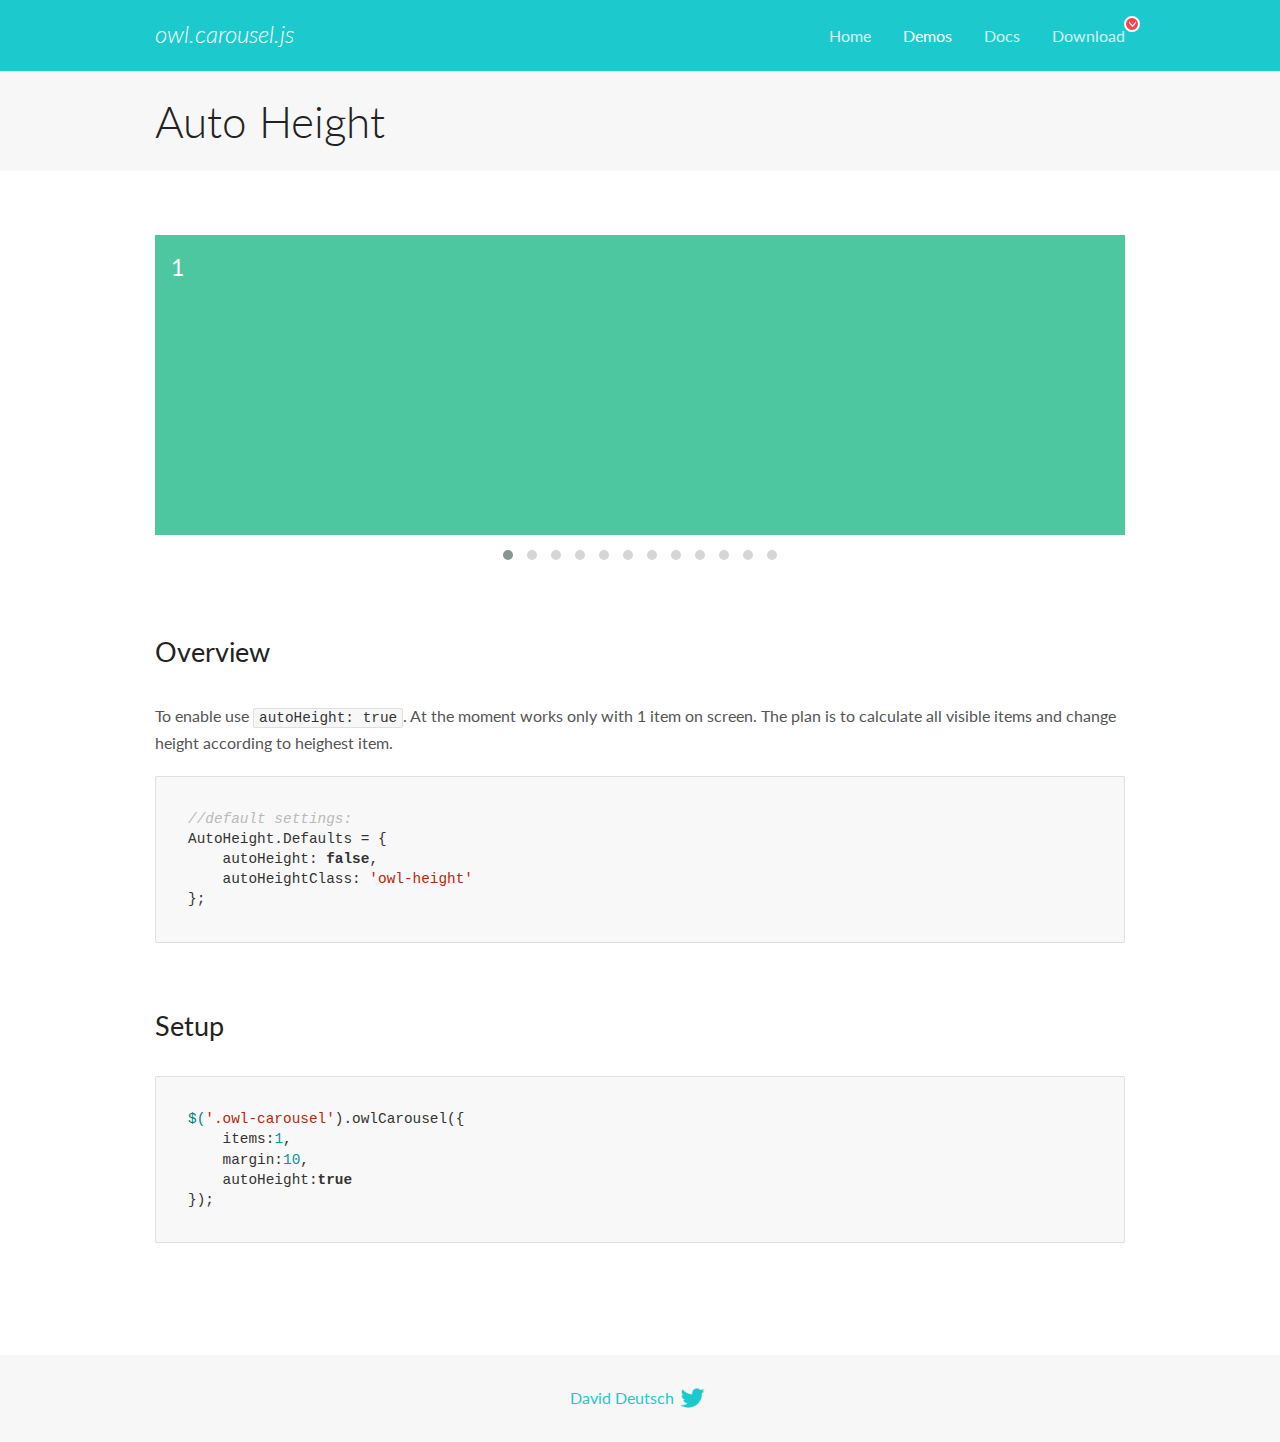
<file: frontend/01/assets/vendor/owl-carousel/docs/demos/autoheight.html>
<!DOCTYPE html>
<html lang="en">
  <head>

    <!-- head -->
    <meta charset="utf-8">
    <meta name="msapplication-tap-highlight" content="no" />
    <meta name="viewport" content="width=device-width, initial-scale=1.0" />
    <meta name="description" content="autoHeight usage demo">
    <meta name="author" content="David Deutsch">
    <title>
      Auto Height Demo | Owl Carousel | 2.3.4
    </title>

    <!-- Stylesheets -->
    <link href='https://fonts.googleapis.com/css?family=Lato:300,400,700,400italic,300italic' rel='stylesheet' type='text/css'>
    <link rel="stylesheet" href="../assets/css/docs.theme.min.css">

    <!-- Owl Stylesheets -->
    <link rel="stylesheet" href="../assets/owlcarousel/assets/owl.carousel.min.css">
    <link rel="stylesheet" href="../assets/owlcarousel/assets/owl.theme.default.min.css">

    <!-- HTML5 shim and Respond.js IE8 support of HTML5 elements and media queries -->

    <!--[if lt IE 9]>
      <script src="https://oss.maxcdn.com/libs/html5shiv/3.7.0/html5shiv.js"></script>
      <script src="https://oss.maxcdn.com/libs/respond.js/1.3.0/respond.min.js"></script>
    <![endif]-->

    <!-- Favicons -->
    <link rel="apple-touch-icon-precomposed" sizes="144x144" href="../assets/ico/apple-touch-icon-144-precomposed.png">
    <link rel="shortcut icon" href="../assets/ico/favicon.png">
    <link rel="shortcut icon" href="favicon.ico">

    <!-- Yeah i know js should not be in header. Its required for demos.-->

    <!-- javascript -->
    <script src="../assets/vendors/jquery.min.js"></script>
    <script src="../assets/owlcarousel/owl.carousel.js"></script>
  </head>
  <body>

    <!-- header -->
    <header class="header">
      <div class="row">
        <div class="large-12 columns">
          <div class="brand left">
            <h3>
              <a href="/OwlCarousel2/">owl.carousel.js</a> 
            </h3>
          </div>
          <a id="toggle-nav" class="right">
            <span></span> <span></span> <span></span> 
          </a> 
          <div class="nav-bar">
            <ul class="clearfix">
              <li> <a href="/OwlCarousel2/index.html">Home</a>  </li>
              <li class="active">
                <a href="/OwlCarousel2/demos/demos.html">Demos</a> 
              </li>
              <li> <a href="/OwlCarousel2/docs/started-welcome.html">Docs</a>  </li>
              <li>
                <a href="https://github.com/OwlCarousel2/OwlCarousel2/archive/2.3.4.zip">Download</a> 
                <span class="download"></span> 
              </li>
            </ul>
          </div>
        </div>
      </div>
    </header>

    <!-- title -->
    <section class="title">
      <div class="row">
        <div class="large-12 columns">
          <h1>Auto Height</h1>
        </div>
      </div>
    </section>

    <!--  Demos -->
    <section id="demos">
      <div class="row">
        <div class="large-12 columns">
          <div class="owl-carousel owl-theme">
            <div class="item" style="height:300px">
              <h4>1</h4>
            </div>
            <div class="item" style="height:100px">
              <h4>2</h4>
            </div>
            <div class="item" style="height:500px">
              <h4>3</h4>
            </div>
            <div class="item" style="height:250px">
              <h4>4</h4>
            </div>
            <div class="item" style="height:400px">
              <h4>5</h4>
            </div>
            <div class="item" style="height:500px">
              <h4>6</h4>
            </div>
            <div class="item" style="height:600px">
              <h4>7</h4>
            </div>
            <div class="item" style="height:400px">
              <h4>8</h4>
            </div>
            <div class="item" style="height:300px">
              <h4>9</h4>
            </div>
            <div class="item" style="height:350px">
              <h4>10</h4>
            </div>
            <div class="item" style="height:200px">
              <h4>11</h4>
            </div>
            <div class="item" style="height:150px">
              <h4>12</h4>
            </div>
          </div>
          <h3 id="overview">Overview</h3>
          <p>To enable use <code>autoHeight: true</code>. At the moment works only with 1 item on screen. The plan is to calculate all visible items and change height according to heighest item.</p>
          <pre><code>//default settings:
AutoHeight.Defaults = {
    autoHeight: false,
    autoHeightClass: &#39;owl-height&#39;
};</code></pre>
          <h3 id="setup">Setup</h3>
          <pre><code>$(&#39;.owl-carousel&#39;).owlCarousel({
    items:1,
    margin:10,
    autoHeight:true
});</code></pre>
          <script>
            $(document).ready(function() {
              $('.owl-carousel').owlCarousel({
                items: 1,
                margin: 10,
                autoHeight: true
              });
            })
          </script>
        </div>
      </div>
    </section>

    <!-- footer -->
    <footer class="footer">
      <div class="row">
        <div class="large-12 columns">
          <h5>
            <a href="/OwlCarousel2/docs/support-contact.html">David Deutsch</a> 
            <a id="custom-tweet-button" href="https://twitter.com/share?url=https://github.com/OwlCarousel2/OwlCarousel2&text=Owl Carousel - This is so awesome! " target="_blank"></a> 
          </h5>
        </div>
      </div>
    </footer>

    <!-- vendors -->
    <script src="../assets/vendors/highlight.js"></script>
    <script src="../assets/js/app.js"></script>
  </body>
</html>
</file>
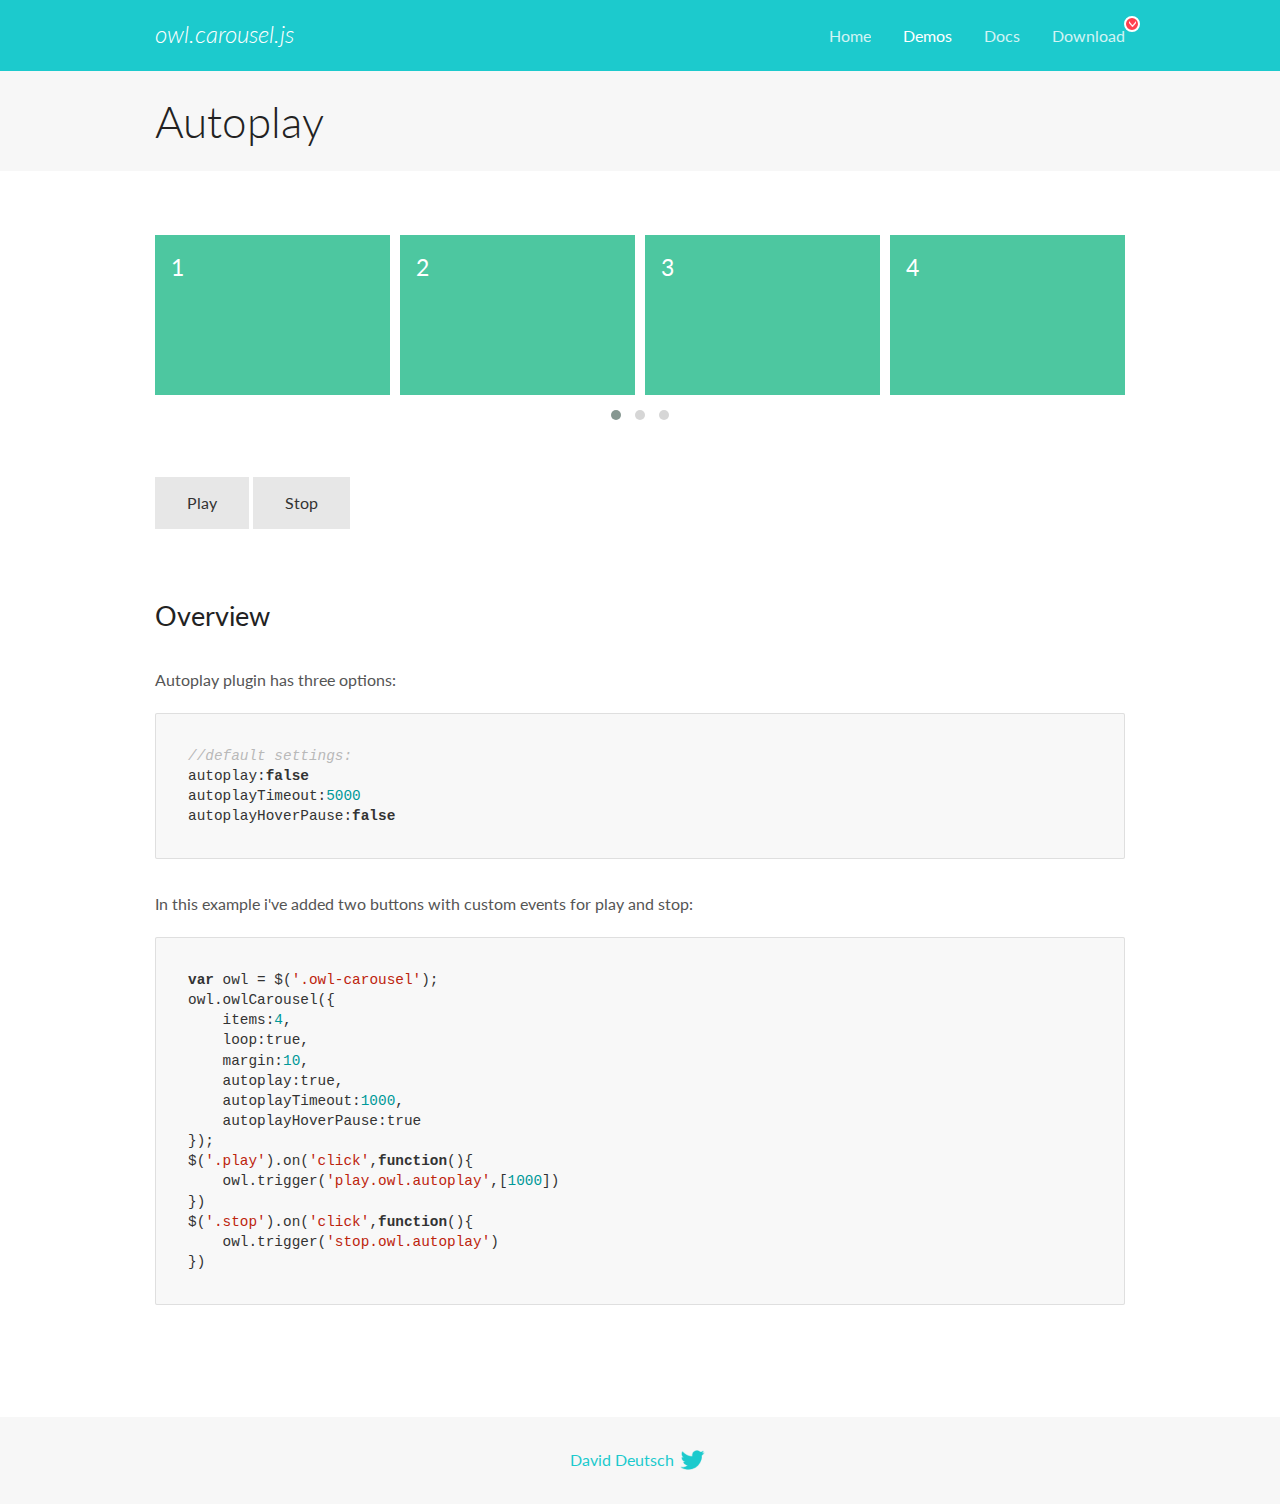
<file: frontend/01/assets/vendor/owl-carousel/docs/demos/autoplay.html>
<!DOCTYPE html>
<html lang="en">
  <head>

    <!-- head -->
    <meta charset="utf-8">
    <meta name="msapplication-tap-highlight" content="no" />
    <meta name="viewport" content="width=device-width, initial-scale=1.0" />
    <meta name="description" content="Autoplay usage demo">
    <meta name="author" content="David Deutsch">
    <title>
      Autoplay Demo | Owl Carousel | 2.3.4
    </title>

    <!-- Stylesheets -->
    <link href='https://fonts.googleapis.com/css?family=Lato:300,400,700,400italic,300italic' rel='stylesheet' type='text/css'>
    <link rel="stylesheet" href="../assets/css/docs.theme.min.css">

    <!-- Owl Stylesheets -->
    <link rel="stylesheet" href="../assets/owlcarousel/assets/owl.carousel.min.css">
    <link rel="stylesheet" href="../assets/owlcarousel/assets/owl.theme.default.min.css">

    <!-- HTML5 shim and Respond.js IE8 support of HTML5 elements and media queries -->

    <!--[if lt IE 9]>
      <script src="https://oss.maxcdn.com/libs/html5shiv/3.7.0/html5shiv.js"></script>
      <script src="https://oss.maxcdn.com/libs/respond.js/1.3.0/respond.min.js"></script>
    <![endif]-->

    <!-- Favicons -->
    <link rel="apple-touch-icon-precomposed" sizes="144x144" href="../assets/ico/apple-touch-icon-144-precomposed.png">
    <link rel="shortcut icon" href="../assets/ico/favicon.png">
    <link rel="shortcut icon" href="favicon.ico">

    <!-- Yeah i know js should not be in header. Its required for demos.-->

    <!-- javascript -->
    <script src="../assets/vendors/jquery.min.js"></script>
    <script src="../assets/owlcarousel/owl.carousel.js"></script>
  </head>
  <body>

    <!-- header -->
    <header class="header">
      <div class="row">
        <div class="large-12 columns">
          <div class="brand left">
            <h3>
              <a href="/OwlCarousel2/">owl.carousel.js</a> 
            </h3>
          </div>
          <a id="toggle-nav" class="right">
            <span></span> <span></span> <span></span> 
          </a> 
          <div class="nav-bar">
            <ul class="clearfix">
              <li> <a href="/OwlCarousel2/index.html">Home</a>  </li>
              <li class="active">
                <a href="/OwlCarousel2/demos/demos.html">Demos</a> 
              </li>
              <li> <a href="/OwlCarousel2/docs/started-welcome.html">Docs</a>  </li>
              <li>
                <a href="https://github.com/OwlCarousel2/OwlCarousel2/archive/2.3.4.zip">Download</a> 
                <span class="download"></span> 
              </li>
            </ul>
          </div>
        </div>
      </div>
    </header>

    <!-- title -->
    <section class="title">
      <div class="row">
        <div class="large-12 columns">
          <h1>Autoplay</h1>
        </div>
      </div>
    </section>

    <!--  Demos -->
    <section id="demos">
      <div class="row">
        <div class="large-12 columns">
          <div class="owl-carousel owl-theme">
            <div class="item">
              <h4>1</h4>
            </div>
            <div class="item">
              <h4>2</h4>
            </div>
            <div class="item">
              <h4>3</h4>
            </div>
            <div class="item">
              <h4>4</h4>
            </div>
            <div class="item">
              <h4>5</h4>
            </div>
            <div class="item">
              <h4>6</h4>
            </div>
            <div class="item">
              <h4>7</h4>
            </div>
            <div class="item">
              <h4>8</h4>
            </div>
            <div class="item">
              <h4>9</h4>
            </div>
            <div class="item">
              <h4>10</h4>
            </div>
            <div class="item">
              <h4>11</h4>
            </div>
            <div class="item">
              <h4>12</h4>
            </div>
          </div>
          <a class="button secondary play">Play</a> 
          <a class="button secondary stop">Stop</a> 
          <h3 id="overview">Overview</h3>
          <p>Autoplay plugin has three options:</p>
          <pre><code>//default settings:
autoplay:false
autoplayTimeout:5000
autoplayHoverPause:false</code></pre>
          <p>In this example i&#39;ve added two buttons with custom events for play and stop:</p>
          <pre><code>var owl = $(&#39;.owl-carousel&#39;);
owl.owlCarousel({
    items:4,
    loop:true,
    margin:10,
    autoplay:true,
    autoplayTimeout:1000,
    autoplayHoverPause:true
});
$(&#39;.play&#39;).on(&#39;click&#39;,function(){
    owl.trigger(&#39;play.owl.autoplay&#39;,[1000])
})
$(&#39;.stop&#39;).on(&#39;click&#39;,function(){
    owl.trigger(&#39;stop.owl.autoplay&#39;)
})</code></pre>
          <script>
            $(document).ready(function() {
              var owl = $('.owl-carousel');
              owl.owlCarousel({
                items: 4,
                loop: true,
                margin: 10,
                autoplay: true,
                autoplayTimeout: 1000,
                autoplayHoverPause: true
              });
              $('.play').on('click', function() {
                owl.trigger('play.owl.autoplay', [1000])
              })
              $('.stop').on('click', function() {
                owl.trigger('stop.owl.autoplay')
              })
            })
          </script>
        </div>
      </div>
    </section>

    <!-- footer -->
    <footer class="footer">
      <div class="row">
        <div class="large-12 columns">
          <h5>
            <a href="/OwlCarousel2/docs/support-contact.html">David Deutsch</a> 
            <a id="custom-tweet-button" href="https://twitter.com/share?url=https://github.com/OwlCarousel2/OwlCarousel2&text=Owl Carousel - This is so awesome! " target="_blank"></a> 
          </h5>
        </div>
      </div>
    </footer>

    <!-- vendors -->
    <script src="../assets/vendors/highlight.js"></script>
    <script src="../assets/js/app.js"></script>
  </body>
</html>
</file>
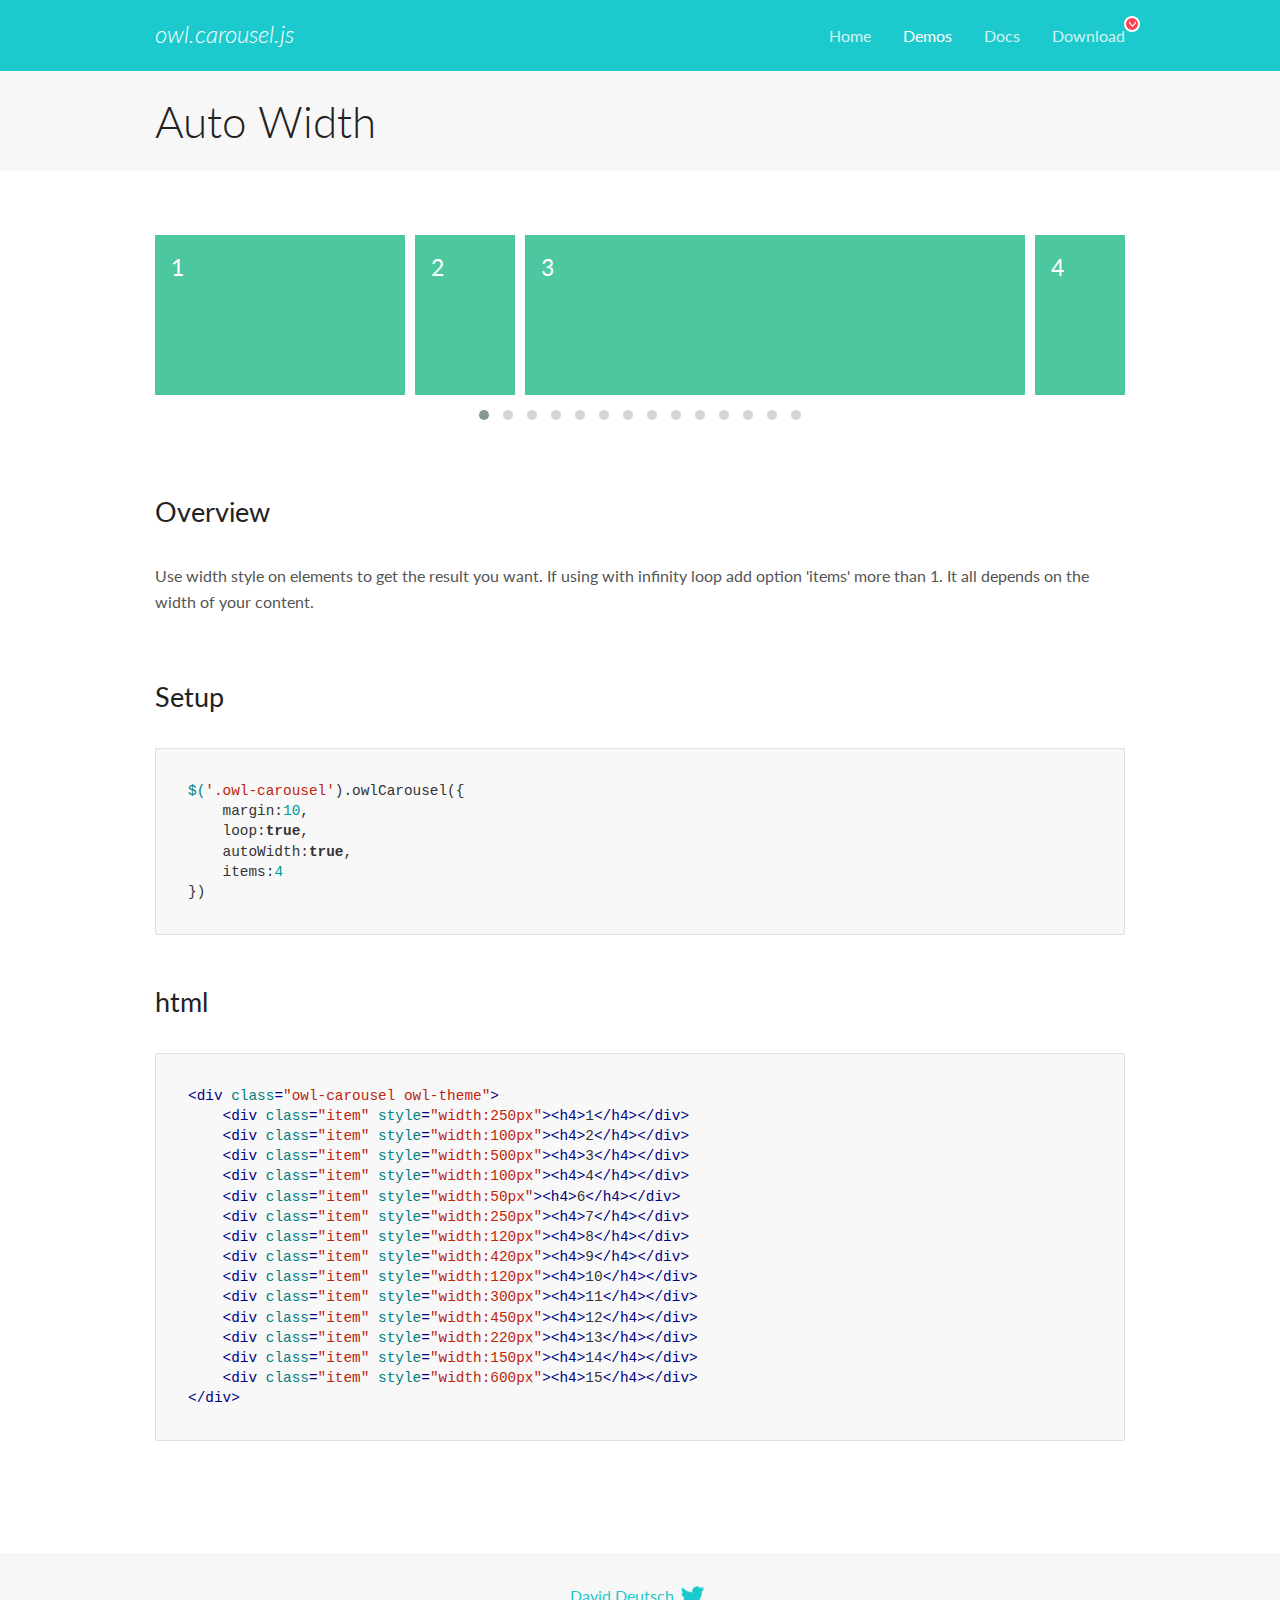
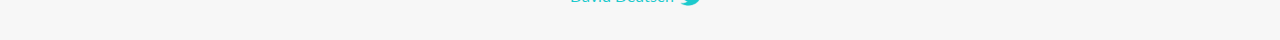
<file: frontend/01/assets/vendor/owl-carousel/docs/demos/autowidth.html>
<!DOCTYPE html>
<html lang="en">
  <head>

    <!-- head -->
    <meta charset="utf-8">
    <meta name="msapplication-tap-highlight" content="no" />
    <meta name="viewport" content="width=device-width, initial-scale=1.0" />
    <meta name="description" content="Auto Width">
    <meta name="author" content="David Deutsch">
    <title>
      Auto Width Demo | Owl Carousel | 2.3.4
    </title>

    <!-- Stylesheets -->
    <link href='https://fonts.googleapis.com/css?family=Lato:300,400,700,400italic,300italic' rel='stylesheet' type='text/css'>
    <link rel="stylesheet" href="../assets/css/docs.theme.min.css">

    <!-- Owl Stylesheets -->
    <link rel="stylesheet" href="../assets/owlcarousel/assets/owl.carousel.min.css">
    <link rel="stylesheet" href="../assets/owlcarousel/assets/owl.theme.default.min.css">

    <!-- HTML5 shim and Respond.js IE8 support of HTML5 elements and media queries -->

    <!--[if lt IE 9]>
      <script src="https://oss.maxcdn.com/libs/html5shiv/3.7.0/html5shiv.js"></script>
      <script src="https://oss.maxcdn.com/libs/respond.js/1.3.0/respond.min.js"></script>
    <![endif]-->

    <!-- Favicons -->
    <link rel="apple-touch-icon-precomposed" sizes="144x144" href="../assets/ico/apple-touch-icon-144-precomposed.png">
    <link rel="shortcut icon" href="../assets/ico/favicon.png">
    <link rel="shortcut icon" href="favicon.ico">

    <!-- Yeah i know js should not be in header. Its required for demos.-->

    <!-- javascript -->
    <script src="../assets/vendors/jquery.min.js"></script>
    <script src="../assets/owlcarousel/owl.carousel.js"></script>
  </head>
  <body>

    <!-- header -->
    <header class="header">
      <div class="row">
        <div class="large-12 columns">
          <div class="brand left">
            <h3>
              <a href="/OwlCarousel2/">owl.carousel.js</a> 
            </h3>
          </div>
          <a id="toggle-nav" class="right">
            <span></span> <span></span> <span></span> 
          </a> 
          <div class="nav-bar">
            <ul class="clearfix">
              <li> <a href="/OwlCarousel2/index.html">Home</a>  </li>
              <li class="active">
                <a href="/OwlCarousel2/demos/demos.html">Demos</a> 
              </li>
              <li> <a href="/OwlCarousel2/docs/started-welcome.html">Docs</a>  </li>
              <li>
                <a href="https://github.com/OwlCarousel2/OwlCarousel2/archive/2.3.4.zip">Download</a> 
                <span class="download"></span> 
              </li>
            </ul>
          </div>
        </div>
      </div>
    </header>

    <!-- title -->
    <section class="title">
      <div class="row">
        <div class="large-12 columns">
          <h1>Auto Width</h1>
        </div>
      </div>
    </section>

    <!--  Demos -->
    <section id="demos">
      <div class="row">
        <div class="large-12 columns">
          <div class="owl-carousel owl-theme">
            <div class="item" style="width:250px">
              <h4>1</h4>
            </div>
            <div class="item" style="width:100px">
              <h4>2</h4>
            </div>
            <div class="item" style="width:500px">
              <h4>3</h4>
            </div>
            <div class="item" style="width:100px">
              <h4>4</h4>
            </div>
            <div class="item" style="width:50px">
              <h4>6</h4>
            </div>
            <div class="item" style="width:250px">
              <h4>7</h4>
            </div>
            <div class="item" style="width:120px">
              <h4>8</h4>
            </div>
            <div class="item" style="width:420px">
              <h4>9</h4>
            </div>
            <div class="item" style="width:120px">
              <h4>10</h4>
            </div>
            <div class="item" style="width:300px">
              <h4>11</h4>
            </div>
            <div class="item" style="width:450px">
              <h4>12</h4>
            </div>
            <div class="item" style="width:220px">
              <h4>13</h4>
            </div>
            <div class="item" style="width:150px">
              <h4>14</h4>
            </div>
            <div class="item" style="width:600px">
              <h4>15</h4>
            </div>
          </div>
          <h3 id="overview">Overview</h3>
          <p>Use width style on elements to get the result you want. If using with infinity loop add option &#39;items&#39; more than 1. It all depends on the width of your content.</p>
          <h3 id="setup">Setup</h3>
          <pre><code>$(&#39;.owl-carousel&#39;).owlCarousel({
    margin:10,
    loop:true,
    autoWidth:true,
    items:4
})</code></pre>
          <h3 id="html">html</h3>
          <pre><code>&lt;div class=&quot;owl-carousel owl-theme&quot;&gt;
    &lt;div class=&quot;item&quot; style=&quot;width:250px&quot;&gt;&lt;h4&gt;1&lt;/h4&gt;&lt;/div&gt;
    &lt;div class=&quot;item&quot; style=&quot;width:100px&quot;&gt;&lt;h4&gt;2&lt;/h4&gt;&lt;/div&gt;
    &lt;div class=&quot;item&quot; style=&quot;width:500px&quot;&gt;&lt;h4&gt;3&lt;/h4&gt;&lt;/div&gt;
    &lt;div class=&quot;item&quot; style=&quot;width:100px&quot;&gt;&lt;h4&gt;4&lt;/h4&gt;&lt;/div&gt;
    &lt;div class=&quot;item&quot; style=&quot;width:50px&quot;&gt;&lt;h4&gt;6&lt;/h4&gt;&lt;/div&gt;
    &lt;div class=&quot;item&quot; style=&quot;width:250px&quot;&gt;&lt;h4&gt;7&lt;/h4&gt;&lt;/div&gt;
    &lt;div class=&quot;item&quot; style=&quot;width:120px&quot;&gt;&lt;h4&gt;8&lt;/h4&gt;&lt;/div&gt;
    &lt;div class=&quot;item&quot; style=&quot;width:420px&quot;&gt;&lt;h4&gt;9&lt;/h4&gt;&lt;/div&gt;
    &lt;div class=&quot;item&quot; style=&quot;width:120px&quot;&gt;&lt;h4&gt;10&lt;/h4&gt;&lt;/div&gt;
    &lt;div class=&quot;item&quot; style=&quot;width:300px&quot;&gt;&lt;h4&gt;11&lt;/h4&gt;&lt;/div&gt;
    &lt;div class=&quot;item&quot; style=&quot;width:450px&quot;&gt;&lt;h4&gt;12&lt;/h4&gt;&lt;/div&gt;
    &lt;div class=&quot;item&quot; style=&quot;width:220px&quot;&gt;&lt;h4&gt;13&lt;/h4&gt;&lt;/div&gt;
    &lt;div class=&quot;item&quot; style=&quot;width:150px&quot;&gt;&lt;h4&gt;14&lt;/h4&gt;&lt;/div&gt;
    &lt;div class=&quot;item&quot; style=&quot;width:600px&quot;&gt;&lt;h4&gt;15&lt;/h4&gt;&lt;/div&gt;
&lt;/div&gt;</code></pre>
          <script>
            $(document).ready(function() {
              $('.owl-carousel').owlCarousel({
                margin: 10,
                loop: true,
                autoWidth: true,
                items: 4
              })
            })
          </script>
        </div>
      </div>
    </section>

    <!-- footer -->
    <footer class="footer">
      <div class="row">
        <div class="large-12 columns">
          <h5>
            <a href="/OwlCarousel2/docs/support-contact.html">David Deutsch</a> 
            <a id="custom-tweet-button" href="https://twitter.com/share?url=https://github.com/OwlCarousel2/OwlCarousel2&text=Owl Carousel - This is so awesome! " target="_blank"></a> 
          </h5>
        </div>
      </div>
    </footer>

    <!-- vendors -->
    <script src="../assets/vendors/highlight.js"></script>
    <script src="../assets/js/app.js"></script>
  </body>
</html>
</file>
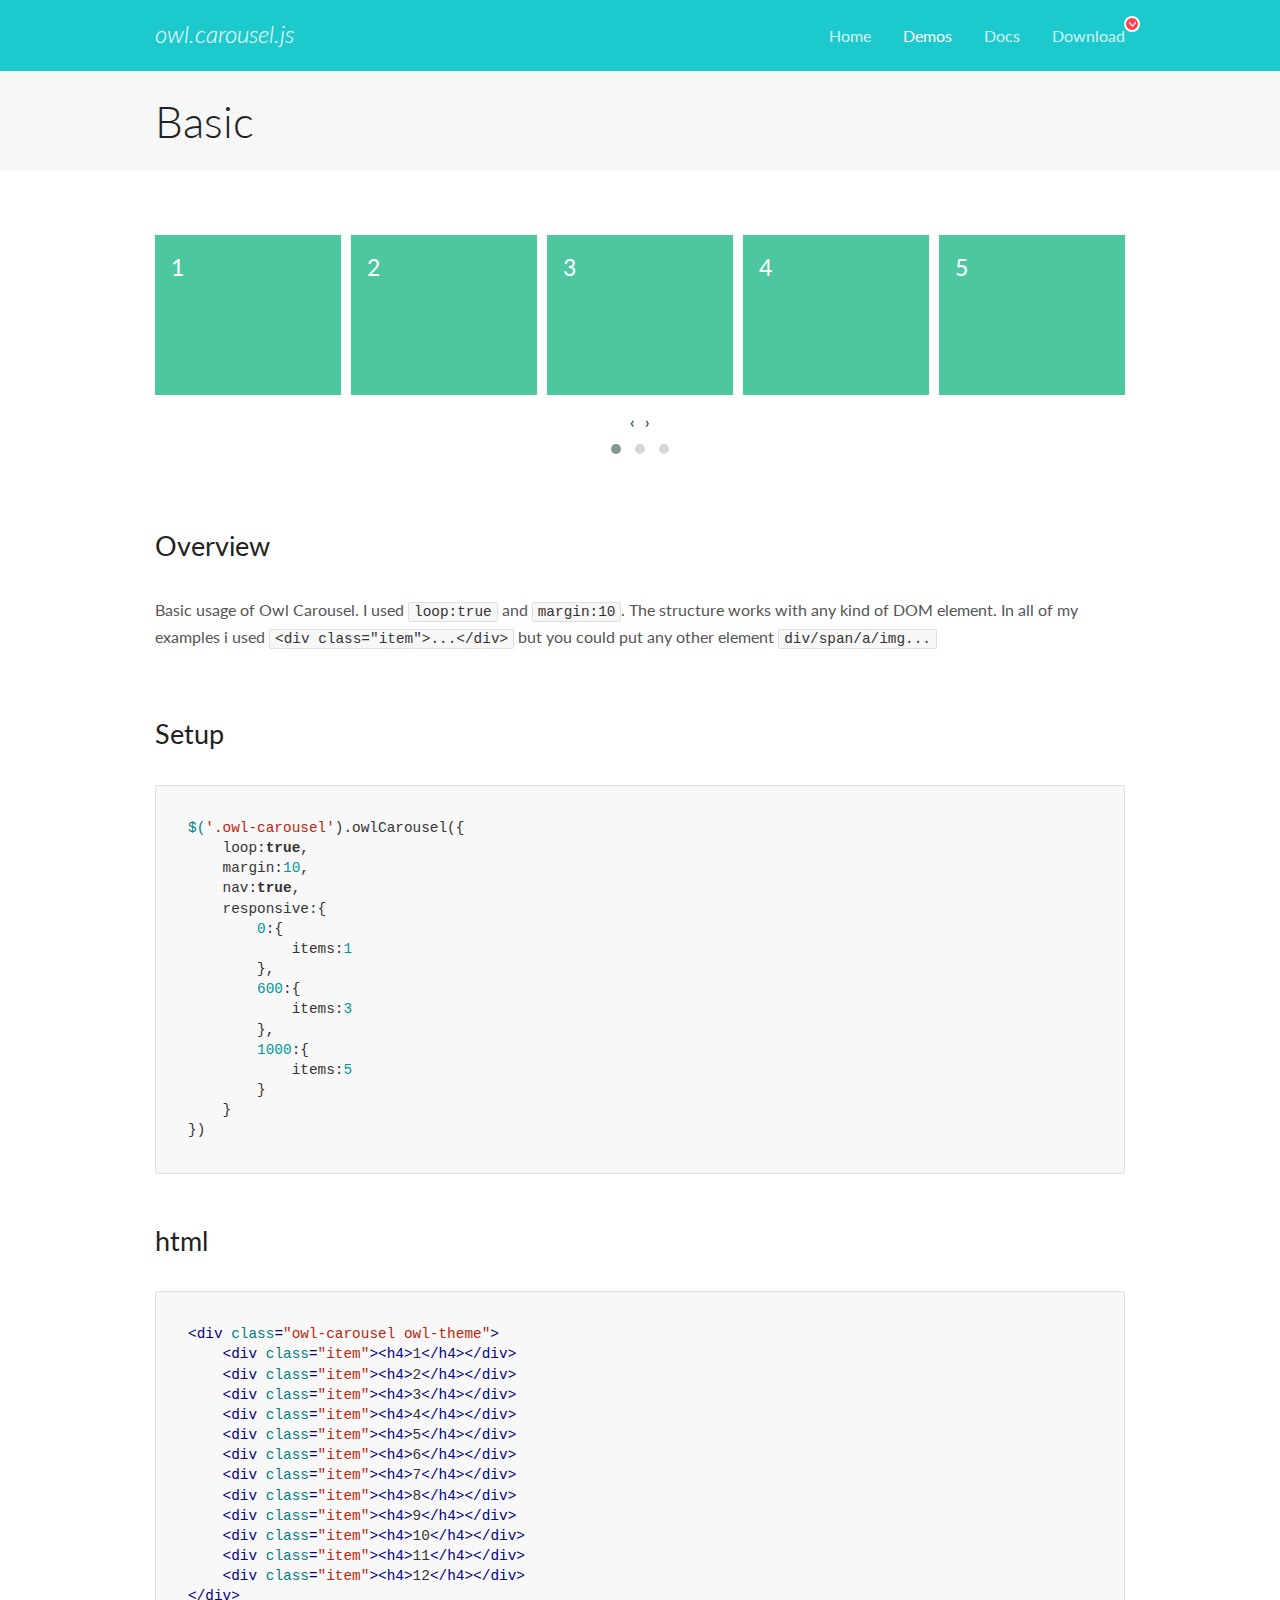
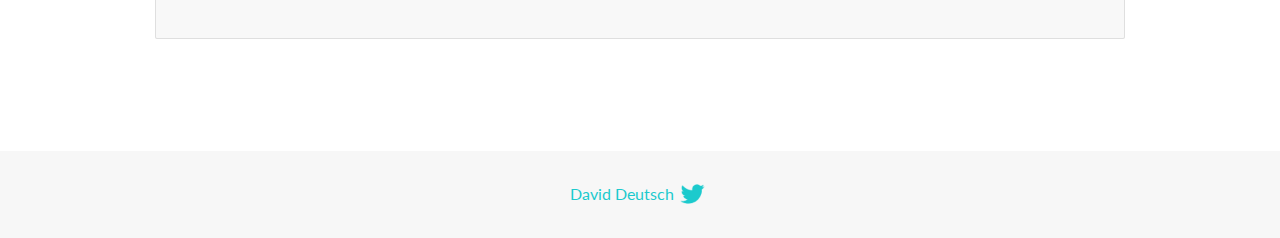
<file: frontend/01/assets/vendor/owl-carousel/docs/demos/basic.html>
<!DOCTYPE html>
<html lang="en">
  <head>

    <!-- head -->
    <meta charset="utf-8">
    <meta name="msapplication-tap-highlight" content="no" />
    <meta name="viewport" content="width=device-width, initial-scale=1.0" />
    <meta name="description" content="Basic usage demo">
    <meta name="author" content="David Deutsch">
    <title>
      Basic Demo | Owl Carousel | 2.3.4
    </title>

    <!-- Stylesheets -->
    <link href='https://fonts.googleapis.com/css?family=Lato:300,400,700,400italic,300italic' rel='stylesheet' type='text/css'>
    <link rel="stylesheet" href="../assets/css/docs.theme.min.css">

    <!-- Owl Stylesheets -->
    <link rel="stylesheet" href="../assets/owlcarousel/assets/owl.carousel.min.css">
    <link rel="stylesheet" href="../assets/owlcarousel/assets/owl.theme.default.min.css">

    <!-- HTML5 shim and Respond.js IE8 support of HTML5 elements and media queries -->

    <!--[if lt IE 9]>
      <script src="https://oss.maxcdn.com/libs/html5shiv/3.7.0/html5shiv.js"></script>
      <script src="https://oss.maxcdn.com/libs/respond.js/1.3.0/respond.min.js"></script>
    <![endif]-->

    <!-- Favicons -->
    <link rel="apple-touch-icon-precomposed" sizes="144x144" href="../assets/ico/apple-touch-icon-144-precomposed.png">
    <link rel="shortcut icon" href="../assets/ico/favicon.png">
    <link rel="shortcut icon" href="favicon.ico">

    <!-- Yeah i know js should not be in header. Its required for demos.-->

    <!-- javascript -->
    <script src="../assets/vendors/jquery.min.js"></script>
    <script src="../assets/owlcarousel/owl.carousel.js"></script>
  </head>
  <body>

    <!-- header -->
    <header class="header">
      <div class="row">
        <div class="large-12 columns">
          <div class="brand left">
            <h3>
              <a href="/OwlCarousel2/">owl.carousel.js</a> 
            </h3>
          </div>
          <a id="toggle-nav" class="right">
            <span></span> <span></span> <span></span> 
          </a> 
          <div class="nav-bar">
            <ul class="clearfix">
              <li> <a href="/OwlCarousel2/index.html">Home</a>  </li>
              <li class="active">
                <a href="/OwlCarousel2/demos/demos.html">Demos</a> 
              </li>
              <li> <a href="/OwlCarousel2/docs/started-welcome.html">Docs</a>  </li>
              <li>
                <a href="https://github.com/OwlCarousel2/OwlCarousel2/archive/2.3.4.zip">Download</a> 
                <span class="download"></span> 
              </li>
            </ul>
          </div>
        </div>
      </div>
    </header>

    <!-- title -->
    <section class="title">
      <div class="row">
        <div class="large-12 columns">
          <h1>Basic</h1>
        </div>
      </div>
    </section>

    <!--  Demos -->
    <section id="demos">
      <div class="row">
        <div class="large-12 columns">
          <div class="owl-carousel owl-theme">
            <div class="item">
              <h4>1</h4>
            </div>
            <div class="item">
              <h4>2</h4>
            </div>
            <div class="item">
              <h4>3</h4>
            </div>
            <div class="item">
              <h4>4</h4>
            </div>
            <div class="item">
              <h4>5</h4>
            </div>
            <div class="item">
              <h4>6</h4>
            </div>
            <div class="item">
              <h4>7</h4>
            </div>
            <div class="item">
              <h4>8</h4>
            </div>
            <div class="item">
              <h4>9</h4>
            </div>
            <div class="item">
              <h4>10</h4>
            </div>
            <div class="item">
              <h4>11</h4>
            </div>
            <div class="item">
              <h4>12</h4>
            </div>
          </div>
          <h3 id="overview">Overview</h3>
          <p>Basic usage of Owl Carousel. I used <code>loop:true</code> and <code>margin:10</code>. The structure works with any kind of DOM element. In all of my examples i used <code>&lt;div class=&quot;item&quot;&gt;...&lt;/div&gt;</code> but you could
            put any other element <code>div/span/a/img...</code></p>
          <h3 id="setup">Setup</h3>
          <pre><code>$(&#39;.owl-carousel&#39;).owlCarousel({
    loop:true,
    margin:10,
    nav:true,
    responsive:{
        0:{
            items:1
        },
        600:{
            items:3
        },
        1000:{
            items:5
        }
    }
})</code></pre>
          <h3 id="html">html</h3>
          <pre><code>&lt;div class=&quot;owl-carousel owl-theme&quot;&gt;
    &lt;div class=&quot;item&quot;&gt;&lt;h4&gt;1&lt;/h4&gt;&lt;/div&gt;
    &lt;div class=&quot;item&quot;&gt;&lt;h4&gt;2&lt;/h4&gt;&lt;/div&gt;
    &lt;div class=&quot;item&quot;&gt;&lt;h4&gt;3&lt;/h4&gt;&lt;/div&gt;
    &lt;div class=&quot;item&quot;&gt;&lt;h4&gt;4&lt;/h4&gt;&lt;/div&gt;
    &lt;div class=&quot;item&quot;&gt;&lt;h4&gt;5&lt;/h4&gt;&lt;/div&gt;
    &lt;div class=&quot;item&quot;&gt;&lt;h4&gt;6&lt;/h4&gt;&lt;/div&gt;
    &lt;div class=&quot;item&quot;&gt;&lt;h4&gt;7&lt;/h4&gt;&lt;/div&gt;
    &lt;div class=&quot;item&quot;&gt;&lt;h4&gt;8&lt;/h4&gt;&lt;/div&gt;
    &lt;div class=&quot;item&quot;&gt;&lt;h4&gt;9&lt;/h4&gt;&lt;/div&gt;
    &lt;div class=&quot;item&quot;&gt;&lt;h4&gt;10&lt;/h4&gt;&lt;/div&gt;
    &lt;div class=&quot;item&quot;&gt;&lt;h4&gt;11&lt;/h4&gt;&lt;/div&gt;
    &lt;div class=&quot;item&quot;&gt;&lt;h4&gt;12&lt;/h4&gt;&lt;/div&gt;
&lt;/div&gt;</code></pre>
          <script>
            $(document).ready(function() {
              var owl = $('.owl-carousel');
              owl.owlCarousel({
                margin: 10,
                nav: true,
                loop: true,
                responsive: {
                  0: {
                    items: 1
                  },
                  600: {
                    items: 3
                  },
                  1000: {
                    items: 5
                  }
                }
              })
            })
          </script>
        </div>
      </div>
    </section>

    <!-- footer -->
    <footer class="footer">
      <div class="row">
        <div class="large-12 columns">
          <h5>
            <a href="/OwlCarousel2/docs/support-contact.html">David Deutsch</a> 
            <a id="custom-tweet-button" href="https://twitter.com/share?url=https://github.com/OwlCarousel2/OwlCarousel2&text=Owl Carousel - This is so awesome! " target="_blank"></a> 
          </h5>
        </div>
      </div>
    </footer>

    <!-- vendors -->
    <script src="../assets/vendors/highlight.js"></script>
    <script src="../assets/js/app.js"></script>
  </body>
</html>
</file>
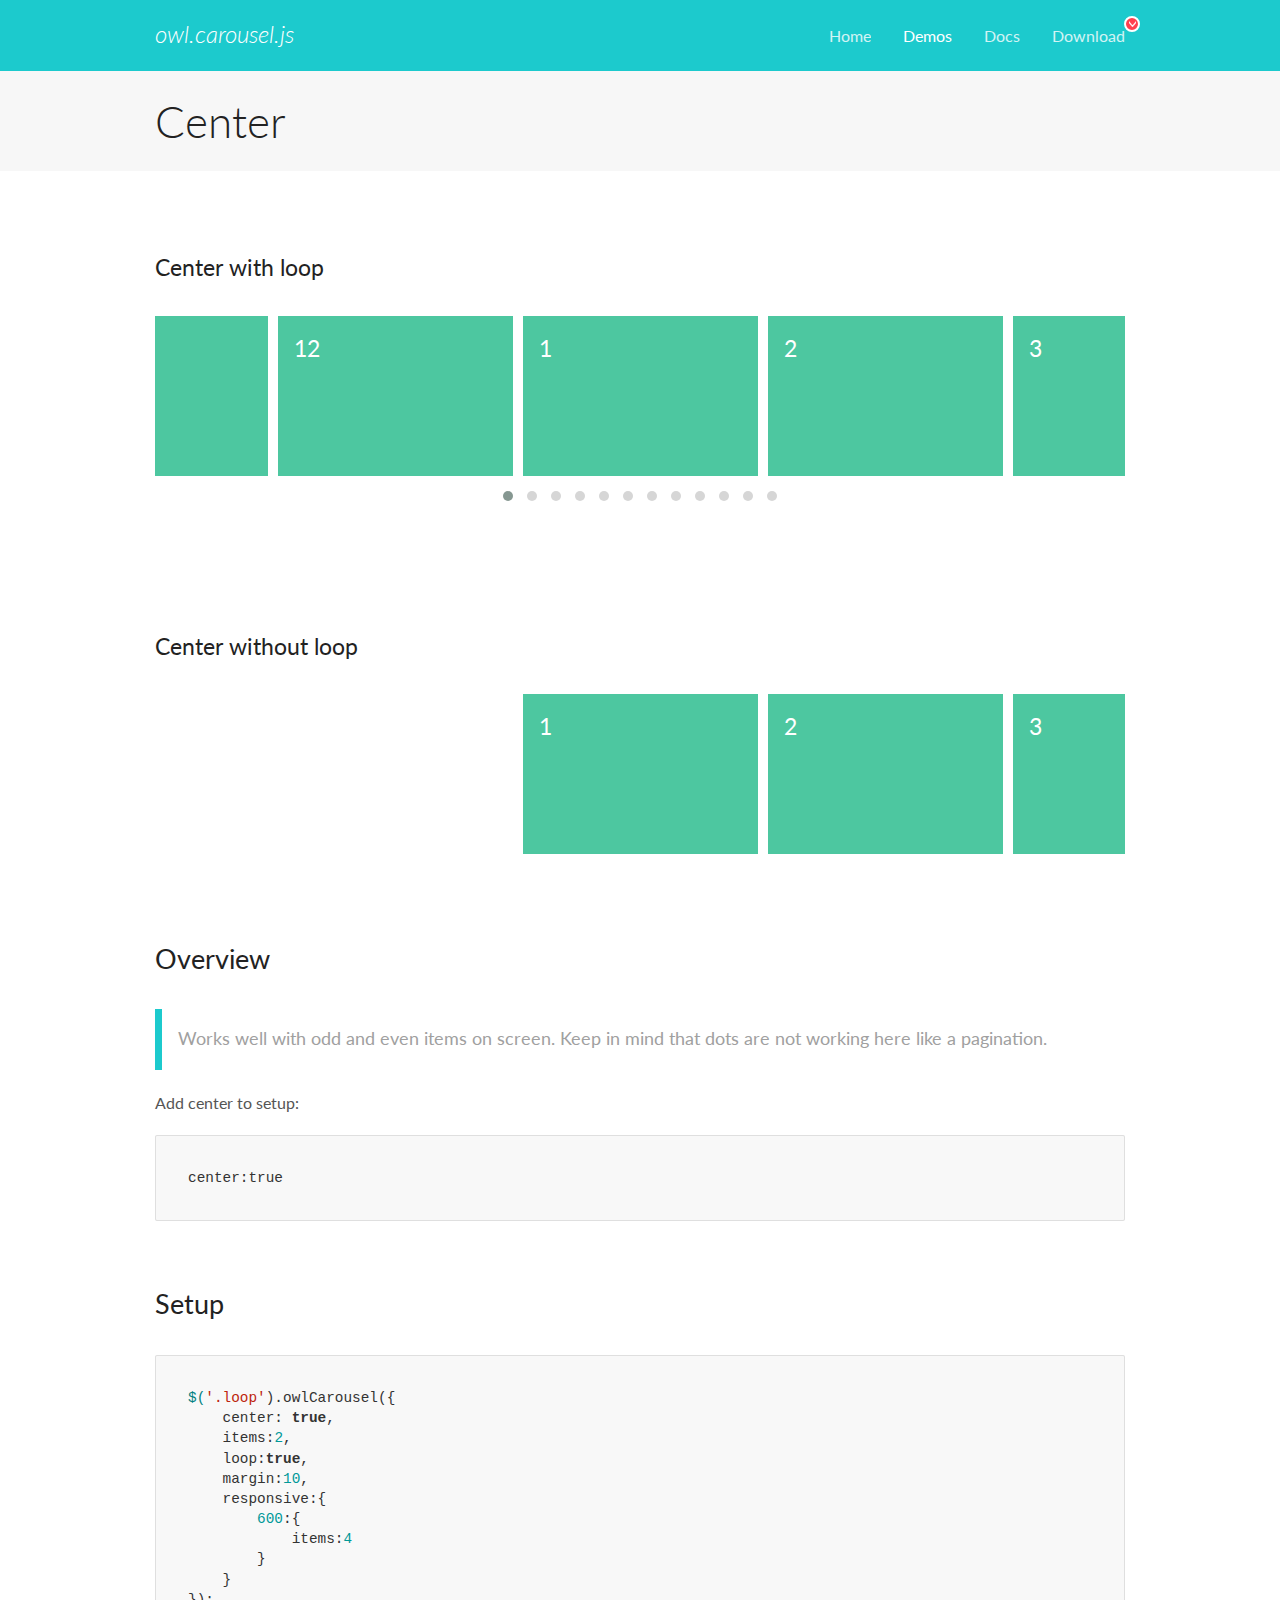
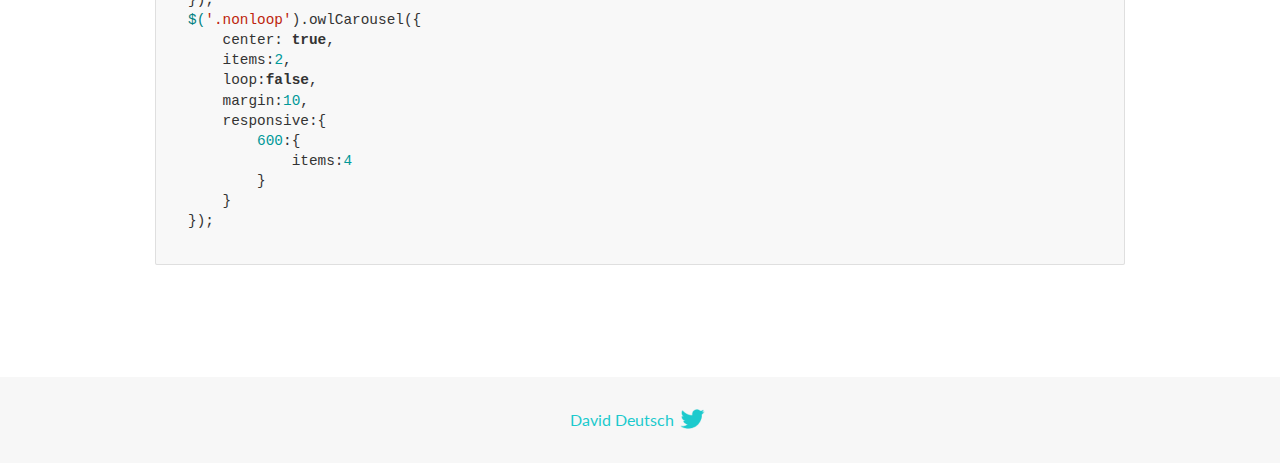
<file: frontend/01/assets/vendor/owl-carousel/docs/demos/center.html>
<!DOCTYPE html>
<html lang="en">
  <head>

    <!-- head -->
    <meta charset="utf-8">
    <meta name="msapplication-tap-highlight" content="no" />
    <meta name="viewport" content="width=device-width, initial-scale=1.0" />
    <meta name="description" content="Center carousel">
    <meta name="author" content="David Deutsch">
    <title>
      Center Demo | Owl Carousel | 2.3.4
    </title>

    <!-- Stylesheets -->
    <link href='https://fonts.googleapis.com/css?family=Lato:300,400,700,400italic,300italic' rel='stylesheet' type='text/css'>
    <link rel="stylesheet" href="../assets/css/docs.theme.min.css">

    <!-- Owl Stylesheets -->
    <link rel="stylesheet" href="../assets/owlcarousel/assets/owl.carousel.min.css">
    <link rel="stylesheet" href="../assets/owlcarousel/assets/owl.theme.default.min.css">

    <!-- HTML5 shim and Respond.js IE8 support of HTML5 elements and media queries -->

    <!--[if lt IE 9]>
      <script src="https://oss.maxcdn.com/libs/html5shiv/3.7.0/html5shiv.js"></script>
      <script src="https://oss.maxcdn.com/libs/respond.js/1.3.0/respond.min.js"></script>
    <![endif]-->

    <!-- Favicons -->
    <link rel="apple-touch-icon-precomposed" sizes="144x144" href="../assets/ico/apple-touch-icon-144-precomposed.png">
    <link rel="shortcut icon" href="../assets/ico/favicon.png">
    <link rel="shortcut icon" href="favicon.ico">

    <!-- Yeah i know js should not be in header. Its required for demos.-->

    <!-- javascript -->
    <script src="../assets/vendors/jquery.min.js"></script>
    <script src="../assets/owlcarousel/owl.carousel.js"></script>
  </head>
  <body>

    <!-- header -->
    <header class="header">
      <div class="row">
        <div class="large-12 columns">
          <div class="brand left">
            <h3>
              <a href="/OwlCarousel2/">owl.carousel.js</a> 
            </h3>
          </div>
          <a id="toggle-nav" class="right">
            <span></span> <span></span> <span></span> 
          </a> 
          <div class="nav-bar">
            <ul class="clearfix">
              <li> <a href="/OwlCarousel2/index.html">Home</a>  </li>
              <li class="active">
                <a href="/OwlCarousel2/demos/demos.html">Demos</a> 
              </li>
              <li> <a href="/OwlCarousel2/docs/started-welcome.html">Docs</a>  </li>
              <li>
                <a href="https://github.com/OwlCarousel2/OwlCarousel2/archive/2.3.4.zip">Download</a> 
                <span class="download"></span> 
              </li>
            </ul>
          </div>
        </div>
      </div>
    </header>

    <!-- title -->
    <section class="title">
      <div class="row">
        <div class="large-12 columns">
          <h1>Center</h1>
        </div>
      </div>
    </section>

    <!--  Demos -->
    <section id="demos">
      <div class="row">
        <div class="large-12 columns">
          <h4 id="center-with-loop">Center with loop</h4>
          <div class="loop owl-carousel owl-theme">
            <div class="item">
              <h4>1</h4>
            </div>
            <div class="item">
              <h4>2</h4>
            </div>
            <div class="item">
              <h4>3</h4>
            </div>
            <div class="item">
              <h4>4</h4>
            </div>
            <div class="item">
              <h4>5</h4>
            </div>
            <div class="item">
              <h4>6</h4>
            </div>
            <div class="item">
              <h4>7</h4>
            </div>
            <div class="item">
              <h4>8</h4>
            </div>
            <div class="item">
              <h4>9</h4>
            </div>
            <div class="item">
              <h4>10</h4>
            </div>
            <div class="item">
              <h4>11</h4>
            </div>
            <div class="item">
              <h4>12</h4>
            </div>
          </div>
          <br>
          <h4 id="center-without-loop">Center without loop</h4>
          <div class="nonloop owl-carousel">
            <div class="item">
              <h4>1</h4>
            </div>
            <div class="item">
              <h4>2</h4>
            </div>
            <div class="item">
              <h4>3</h4>
            </div>
            <div class="item">
              <h4>4</h4>
            </div>
            <div class="item">
              <h4>5</h4>
            </div>
            <div class="item">
              <h4>6</h4>
            </div>
            <div class="item">
              <h4>7</h4>
            </div>
            <div class="item">
              <h4>8</h4>
            </div>
            <div class="item">
              <h4>9</h4>
            </div>
            <div class="item">
              <h4>10</h4>
            </div>
            <div class="item">
              <h4>11</h4>
            </div>
            <div class="item">
              <h4>12</h4>
            </div>
          </div>
          <h3 id="overview">Overview</h3>
          <blockquote>
            <p>Works well with odd and even items on screen. Keep in mind that dots are not working here like a pagination.</p>
          </blockquote>
          <p>Add center to setup:</p>
          <pre><code>center:true</code></pre>
          <h3 id="setup">Setup</h3>
          <pre><code>$(&#39;.loop&#39;).owlCarousel({
    center: true,
    items:2,
    loop:true,
    margin:10,
    responsive:{
        600:{
            items:4
        }
    }
});
$(&#39;.nonloop&#39;).owlCarousel({
    center: true,
    items:2,
    loop:false,
    margin:10,
    responsive:{
        600:{
            items:4
        }
    }
});</code></pre>
          <script>
            jQuery(document).ready(function($) {
              $('.loop').owlCarousel({
                center: true,
                items: 2,
                loop: true,
                margin: 10,
                responsive: {
                  600: {
                    items: 4
                  }
                }
              });
              $('.nonloop').owlCarousel({
                center: true,
                items: 2,
                loop: false,
                margin: 10,
                responsive: {
                  600: {
                    items: 4
                  }
                }
              });
            });
          </script>
        </div>
      </div>
    </section>

    <!-- footer -->
    <footer class="footer">
      <div class="row">
        <div class="large-12 columns">
          <h5>
            <a href="/OwlCarousel2/docs/support-contact.html">David Deutsch</a> 
            <a id="custom-tweet-button" href="https://twitter.com/share?url=https://github.com/OwlCarousel2/OwlCarousel2&text=Owl Carousel - This is so awesome! " target="_blank"></a> 
          </h5>
        </div>
      </div>
    </footer>

    <!-- vendors -->
    <script src="../assets/vendors/highlight.js"></script>
    <script src="../assets/js/app.js"></script>
  </body>
</html>
</file>
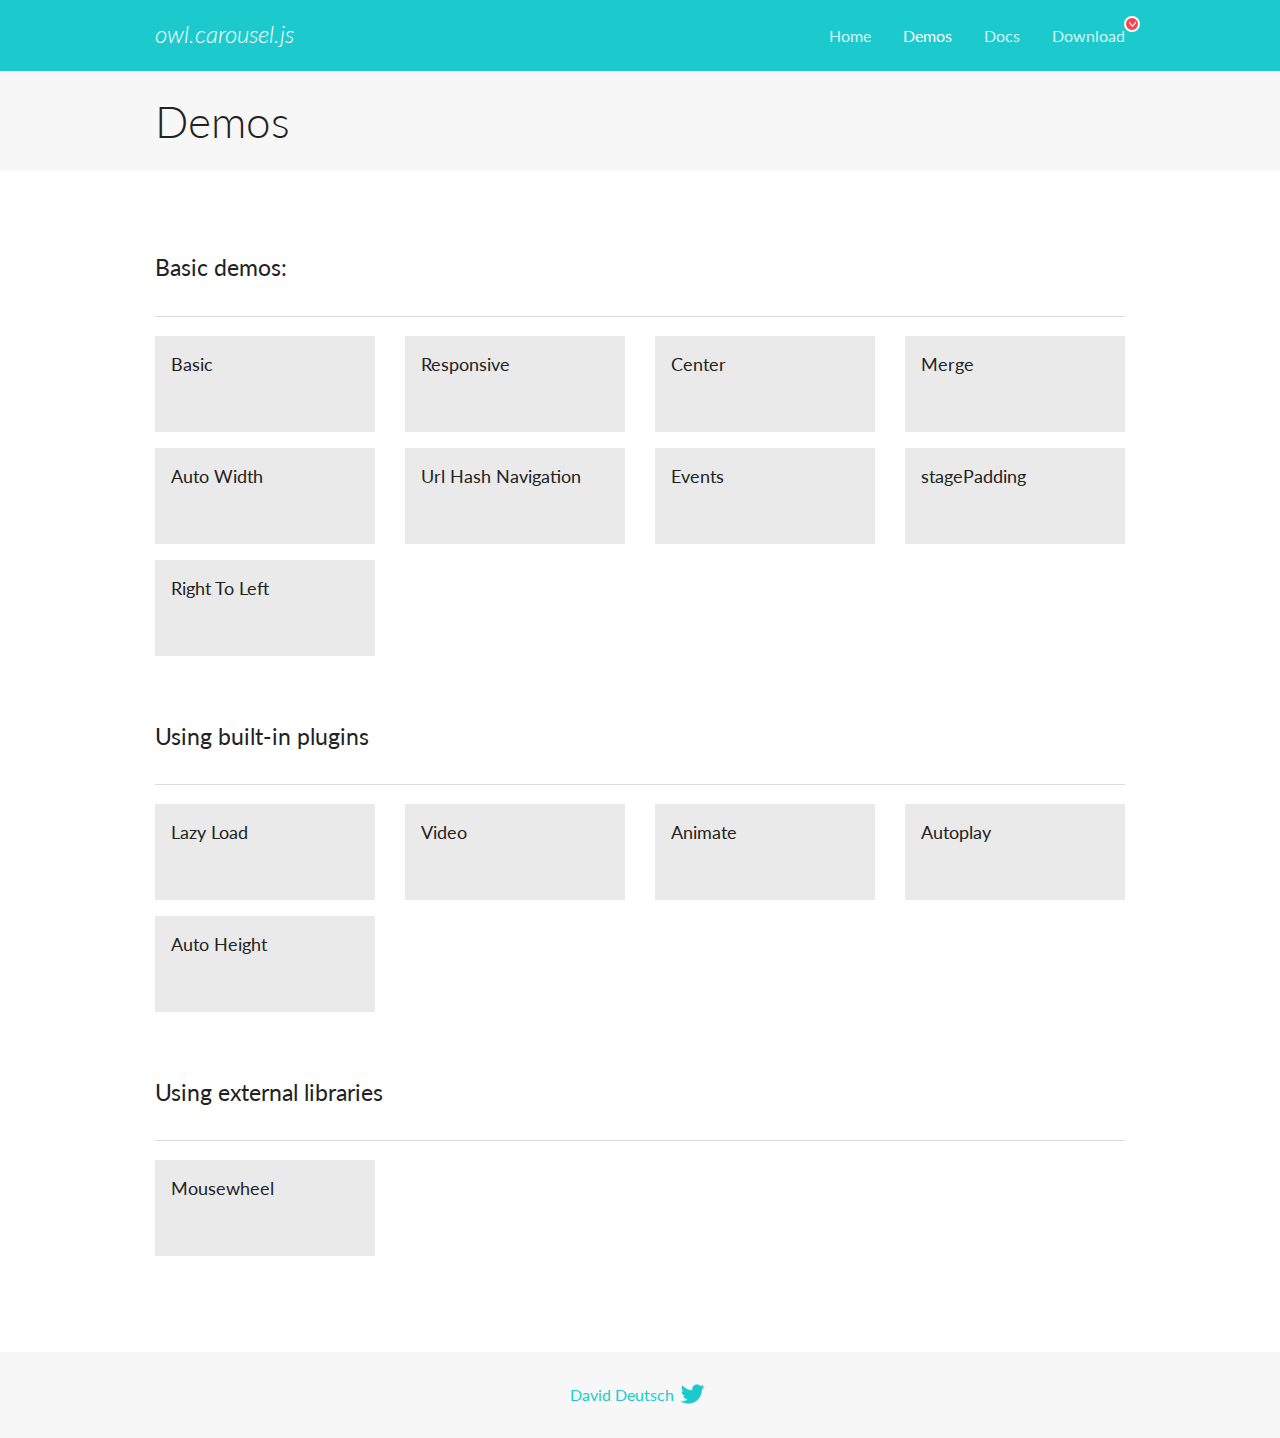
<file: frontend/01/assets/vendor/owl-carousel/docs/demos/demos.html>
<!DOCTYPE html>
<html lang="en">
  <head>

    <!-- head -->
    <meta charset="utf-8">
    <meta name="msapplication-tap-highlight" content="no" />
    <meta name="viewport" content="width=device-width, initial-scale=1.0" />
    <meta name="description" content="A list of Owl Carousel examples.">
    <meta name="author" content="David Deutsch">
    <title>
      Demos | Owl Carousel | 2.3.4
    </title>

    <!-- Stylesheets -->
    <link href='https://fonts.googleapis.com/css?family=Lato:300,400,700,400italic,300italic' rel='stylesheet' type='text/css'>
    <link rel="stylesheet" href="../assets/css/docs.theme.min.css">

    <!-- Owl Stylesheets -->
    <link rel="stylesheet" href="../assets/owlcarousel/assets/owl.carousel.min.css">
    <link rel="stylesheet" href="../assets/owlcarousel/assets/owl.theme.default.min.css">

    <!-- HTML5 shim and Respond.js IE8 support of HTML5 elements and media queries -->

    <!--[if lt IE 9]>
      <script src="https://oss.maxcdn.com/libs/html5shiv/3.7.0/html5shiv.js"></script>
      <script src="https://oss.maxcdn.com/libs/respond.js/1.3.0/respond.min.js"></script>
    <![endif]-->

    <!-- Favicons -->
    <link rel="apple-touch-icon-precomposed" sizes="144x144" href="../assets/ico/apple-touch-icon-144-precomposed.png">
    <link rel="shortcut icon" href="../assets/ico/favicon.png">
    <link rel="shortcut icon" href="favicon.ico">

    <!-- Yeah i know js should not be in header. Its required for demos.-->

    <!-- javascript -->
    <script src="../assets/vendors/jquery.min.js"></script>
    <script src="../assets/owlcarousel/owl.carousel.js"></script>
  </head>
  <body>

    <!-- header -->
    <header class="header">
      <div class="row">
        <div class="large-12 columns">
          <div class="brand left">
            <h3>
              <a href="/OwlCarousel2/">owl.carousel.js</a> 
            </h3>
          </div>
          <a id="toggle-nav" class="right">
            <span></span> <span></span> <span></span> 
          </a> 
          <div class="nav-bar">
            <ul class="clearfix">
              <li> <a href="/OwlCarousel2/index.html">Home</a>  </li>
              <li class="active">
                <a href="/OwlCarousel2/demos/demos.html">Demos</a> 
              </li>
              <li> <a href="/OwlCarousel2/docs/started-welcome.html">Docs</a>  </li>
              <li>
                <a href="https://github.com/OwlCarousel2/OwlCarousel2/archive/2.3.4.zip">Download</a> 
                <span class="download"></span> 
              </li>
            </ul>
          </div>
        </div>
      </div>
    </header>

    <!-- title -->
    <section class="title">
      <div class="row">
        <div class="large-12 columns">
          <h1>Demos</h1>
        </div>
      </div>
    </section>

    <!--  Demos -->
    <section id="demos">
      <div class="row">
        <div class="large-12 columns">
          <h4 id="basic-demos-">Basic demos:</h4>
          <hr>
          <div class="demo-list">
            <div class="row">
              <div class="small-6 medium-4 large-3 columns">
                <a href="basic.html" class="demo-block">
                  <h5>Basic </h5>
                </a> 
              </div>
              <div class="small-6 medium-4 large-3 columns">
                <a href="responsive.html" class="demo-block">
                  <h5>Responsive </h5>
                </a> 
              </div>
              <div class="small-6 medium-4 large-3 columns">
                <a href="center.html" class="demo-block">
                  <h5>Center </h5>
                </a> 
              </div>
              <div class="small-6 medium-4 large-3 columns">
                <a href="merge.html" class="demo-block">
                  <h5>Merge </h5>
                </a> 
              </div>
              <div class="small-6 medium-4 large-3 columns">
                <a href="autowidth.html" class="demo-block">
                  <h5>Auto Width </h5>
                </a> 
              </div>
              <div class="small-6 medium-4 large-3 columns">
                <a href="urlhashnav.html" class="demo-block">
                  <h5>Url Hash Navigation </h5>
                </a> 
              </div>
              <div class="small-6 medium-4 large-3 columns">
                <a href="events.html" class="demo-block">
                  <h5>Events </h5>
                </a> 
              </div>
              <div class="small-6 medium-4 large-3 columns">
                <a href="stagepadding.html" class="demo-block">
                  <h5>stagePadding </h5>
                </a> 
              </div>
              <div class="small-6 medium-4 large-3 columns">
                <a href="rtl.html" class="demo-block">
                  <h5>Right To Left </h5>
                </a> 
              </div>
            </div>
          </div>
          <h4 id="using-built-in-plugins">Using built-in plugins</h4>
          <hr>
          <div class="demo-list">
            <div class="row">
              <div class="small-6 medium-4 large-3 columns">
                <a href="lazyLoad.html" class="demo-block">
                  <h5>Lazy Load </h5>
                </a> 
              </div>
              <div class="small-6 medium-4 large-3 columns">
                <a href="video.html" class="demo-block">
                  <h5>Video </h5>
                </a> 
              </div>
              <div class="small-6 medium-4 large-3 columns">
                <a href="animate.html" class="demo-block">
                  <h5>Animate </h5>
                </a> 
              </div>
              <div class="small-6 medium-4 large-3 columns">
                <a href="autoplay.html" class="demo-block">
                  <h5>Autoplay </h5>
                </a> 
              </div>
              <div class="small-6 medium-4 large-3 columns">
                <a href="autoheight.html" class="demo-block">
                  <h5>Auto Height </h5>
                </a> 
              </div>
            </div>
          </div>
          <h4 id="using-external-libraries">Using external libraries</h4>
          <hr>
          <div class="demo-list">
            <div class="row">
              <div class="small-6 medium-4 large-3 columns">
                <a href="mousewheel.html" class="demo-block">
                  <h5>Mousewheel </h5>
                </a> 
              </div>
            </div>
          </div>
        </div>
      </div>
    </section>

    <!-- footer -->
    <footer class="footer">
      <div class="row">
        <div class="large-12 columns">
          <h5>
            <a href="/OwlCarousel2/docs/support-contact.html">David Deutsch</a> 
            <a id="custom-tweet-button" href="https://twitter.com/share?url=https://github.com/OwlCarousel2/OwlCarousel2&text=Owl Carousel - This is so awesome! " target="_blank"></a> 
          </h5>
        </div>
      </div>
    </footer>

    <!-- vendors -->
    <script src="../assets/vendors/highlight.js"></script>
    <script src="../assets/js/app.js"></script>
  </body>
</html>
</file>
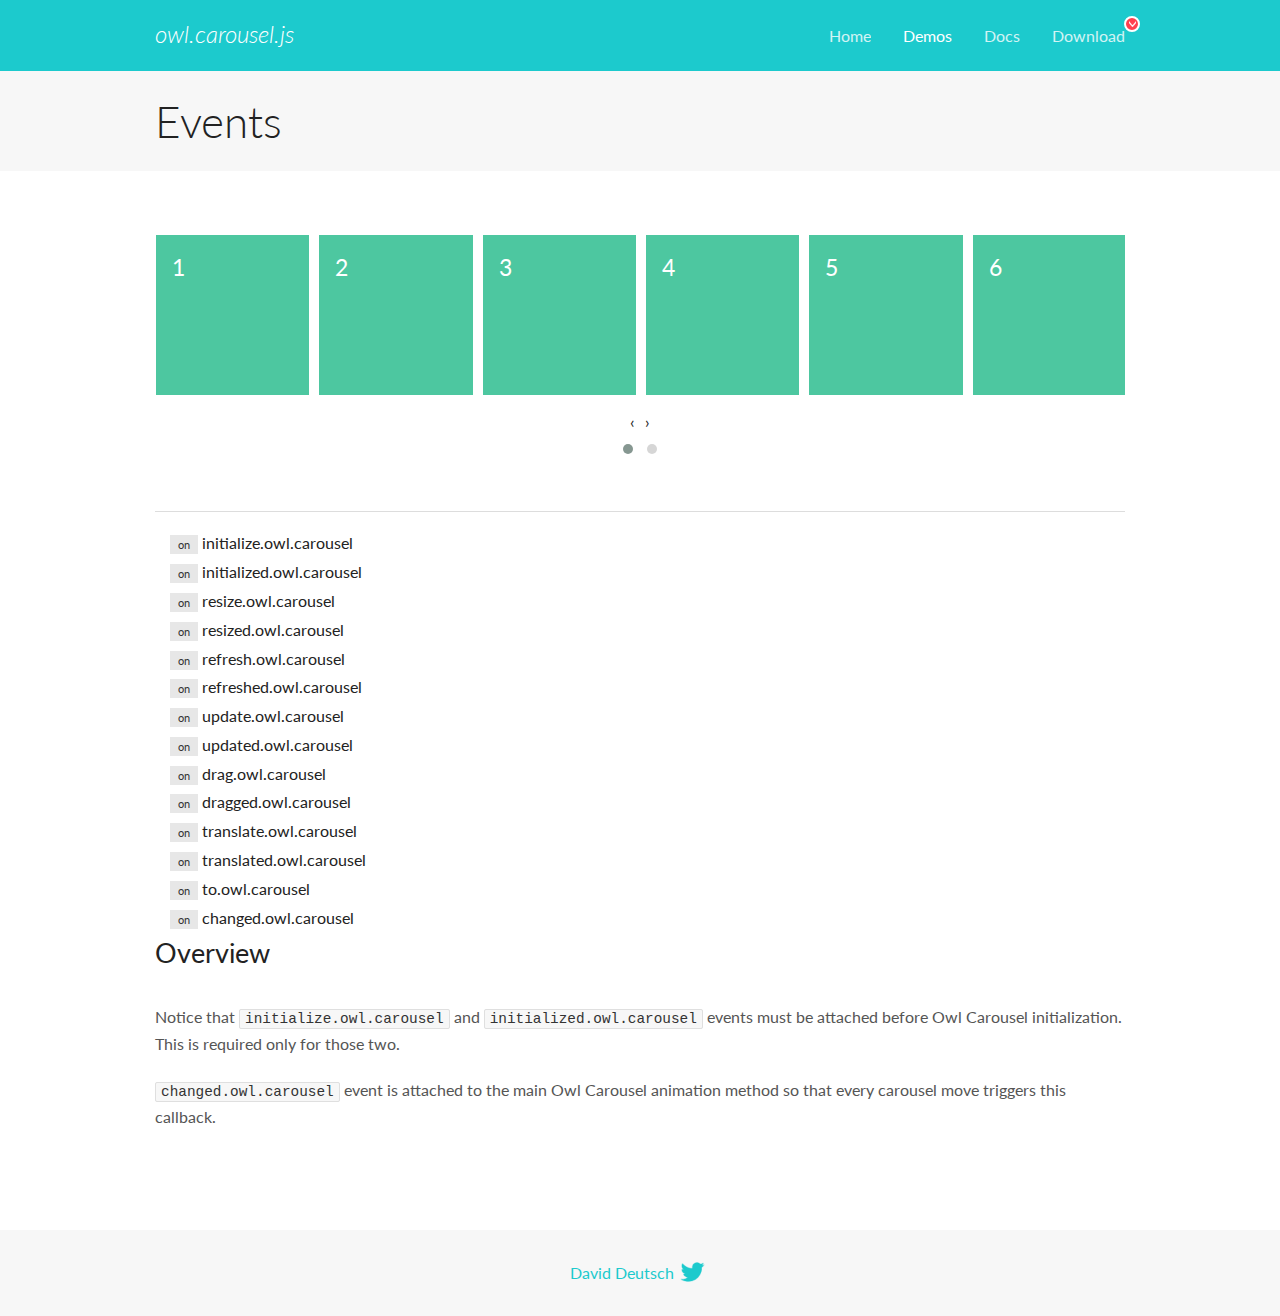
<file: frontend/01/assets/vendor/owl-carousel/docs/demos/events.html>
<!DOCTYPE html>
<html lang="en">
  <head>

    <!-- head -->
    <meta charset="utf-8">
    <meta name="msapplication-tap-highlight" content="no" />
    <meta name="viewport" content="width=device-width, initial-scale=1.0" />
    <meta name="description" content="Events usage demo">
    <meta name="author" content="David Deutsch">
    <title>
      Events Demo | Owl Carousel | 2.3.4
    </title>

    <!-- Stylesheets -->
    <link href='https://fonts.googleapis.com/css?family=Lato:300,400,700,400italic,300italic' rel='stylesheet' type='text/css'>
    <link rel="stylesheet" href="../assets/css/docs.theme.min.css">

    <!-- Owl Stylesheets -->
    <link rel="stylesheet" href="../assets/owlcarousel/assets/owl.carousel.min.css">
    <link rel="stylesheet" href="../assets/owlcarousel/assets/owl.theme.default.min.css">

    <!-- HTML5 shim and Respond.js IE8 support of HTML5 elements and media queries -->

    <!--[if lt IE 9]>
      <script src="https://oss.maxcdn.com/libs/html5shiv/3.7.0/html5shiv.js"></script>
      <script src="https://oss.maxcdn.com/libs/respond.js/1.3.0/respond.min.js"></script>
    <![endif]-->

    <!-- Favicons -->
    <link rel="apple-touch-icon-precomposed" sizes="144x144" href="../assets/ico/apple-touch-icon-144-precomposed.png">
    <link rel="shortcut icon" href="../assets/ico/favicon.png">
    <link rel="shortcut icon" href="favicon.ico">

    <!-- Yeah i know js should not be in header. Its required for demos.-->

    <!-- javascript -->
    <script src="../assets/vendors/jquery.min.js"></script>
    <script src="../assets/owlcarousel/owl.carousel.js"></script>
  </head>
  <body>

    <!-- header -->
    <header class="header">
      <div class="row">
        <div class="large-12 columns">
          <div class="brand left">
            <h3>
              <a href="/OwlCarousel2/">owl.carousel.js</a> 
            </h3>
          </div>
          <a id="toggle-nav" class="right">
            <span></span> <span></span> <span></span> 
          </a> 
          <div class="nav-bar">
            <ul class="clearfix">
              <li> <a href="/OwlCarousel2/index.html">Home</a>  </li>
              <li class="active">
                <a href="/OwlCarousel2/demos/demos.html">Demos</a> 
              </li>
              <li> <a href="/OwlCarousel2/docs/started-welcome.html">Docs</a>  </li>
              <li>
                <a href="https://github.com/OwlCarousel2/OwlCarousel2/archive/2.3.4.zip">Download</a> 
                <span class="download"></span> 
              </li>
            </ul>
          </div>
        </div>
      </div>
    </header>

    <!-- title -->
    <section class="title">
      <div class="row">
        <div class="large-12 columns">
          <h1>Events</h1>
        </div>
      </div>
    </section>

    <!--  Demos -->
    <section id="demos">
      <div class="row">
        <div class="large-12 columns">
          <div class="owl-carousel owl-theme">
            <div class="item">
              <h4>1</h4>
            </div>
            <div class="item">
              <h4>2</h4>
            </div>
            <div class="item">
              <h4>3</h4>
            </div>
            <div class="item">
              <h4>4</h4>
            </div>
            <div class="item">
              <h4>5</h4>
            </div>
            <div class="item">
              <h4>6</h4>
            </div>
            <div class="item">
              <h4>7</h4>
            </div>
            <div class="item">
              <h4>8</h4>
            </div>
            <div class="item">
              <h4>9</h4>
            </div>
            <div class="item">
              <h4>10</h4>
            </div>
            <div class="item">
              <h4>11</h4>
            </div>
            <div class="item">
              <h4>12</h4>
            </div>
          </div>
          <hr>
          <div class="large-12 columns callbacks">
            <div><span class="label secondary initialize">on</span>  initialize.owl.carousel </div>
            <div><span class="label secondary initialized">on</span>  initialized.owl.carousel </div>
            <div><span class="label secondary resize">on</span>  resize.owl.carousel </div>
            <div><span class="label secondary resized">on</span>  resized.owl.carousel </div>
            <div><span class="label secondary refresh">on</span>  refresh.owl.carousel </div>
            <div><span class="label secondary refreshed">on</span>  refreshed.owl.carousel </div>
            <div><span class="label secondary update">on</span>  update.owl.carousel </div>
            <div><span class="label secondary updated">on</span>  updated.owl.carousel </div>
            <div><span class="label secondary drag">on</span>  drag.owl.carousel </div>
            <div><span class="label secondary dragged">on</span>  dragged.owl.carousel </div>
            <div><span class="label secondary translate">on</span>  translate.owl.carousel </div>
            <div><span class="label secondary translated">on</span>  translated.owl.carousel </div>
            <div><span class="label secondary to">on</span>  to.owl.carousel </div>
            <div><span class="label secondary changed">on</span>  changed.owl.carousel </div>
          </div>
          <h3 id="overview">Overview</h3>
          <p>Notice that <code>initialize.owl.carousel</code> and <code>initialized.owl.carousel</code> events must be attached before Owl Carousel initialization. This is required only for those two.</p>
          <p><code>changed.owl.carousel</code> event is attached to the main Owl Carousel animation method so that every carousel move triggers this callback.</p>
          <script>
            jQuery(document).ready(function($) {
              var owl = $('.owl-carousel');
              owl.on('initialize.owl.carousel initialized.owl.carousel ' +
                'initialize.owl.carousel initialize.owl.carousel ' +
                'resize.owl.carousel resized.owl.carousel ' +
                'refresh.owl.carousel refreshed.owl.carousel ' +
                'update.owl.carousel updated.owl.carousel ' +
                'drag.owl.carousel dragged.owl.carousel ' +
                'translate.owl.carousel translated.owl.carousel ' +
                'to.owl.carousel changed.owl.carousel',
                function(e) {
                  $('.' + e.type)
                    .removeClass('secondary')
                    .addClass('success');
                  window.setTimeout(function() {
                    $('.' + e.type)
                      .removeClass('success')
                      .addClass('secondary');
                  }, 500);
                });
              owl.owlCarousel({
                loop: true,
                nav: true,
                lazyLoad: true,
                margin: 10,
                video: true,
                responsive: {
                  0: {
                    items: 1
                  },
                  600: {
                    items: 3
                  },
                  960: {
                    items: 5,
                  },
                  1200: {
                    items: 6
                  }
                }
              });
            });
          </script>
        </div>
      </div>
    </section>

    <!-- footer -->
    <footer class="footer">
      <div class="row">
        <div class="large-12 columns">
          <h5>
            <a href="/OwlCarousel2/docs/support-contact.html">David Deutsch</a> 
            <a id="custom-tweet-button" href="https://twitter.com/share?url=https://github.com/OwlCarousel2/OwlCarousel2&text=Owl Carousel - This is so awesome! " target="_blank"></a> 
          </h5>
        </div>
      </div>
    </footer>

    <!-- vendors -->
    <script src="../assets/vendors/highlight.js"></script>
    <script src="../assets/js/app.js"></script>
  </body>
</html>
</file>
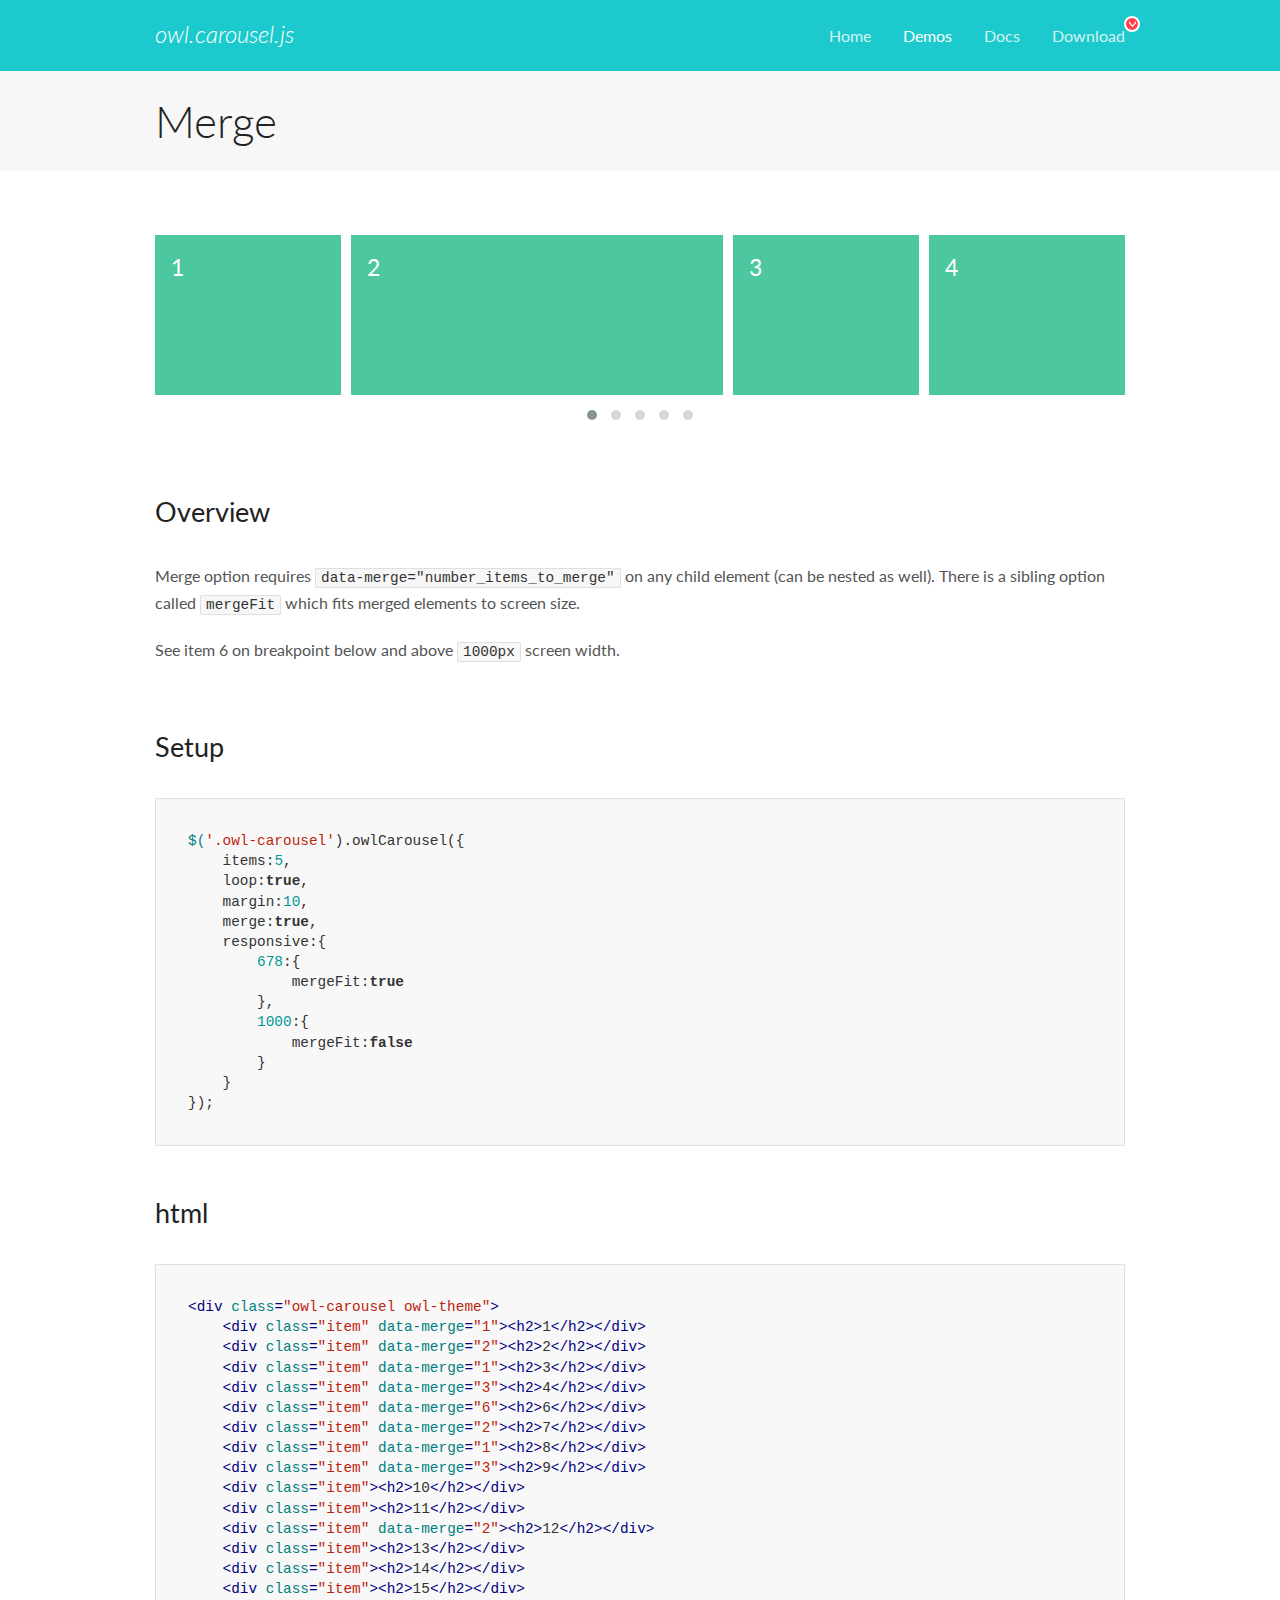
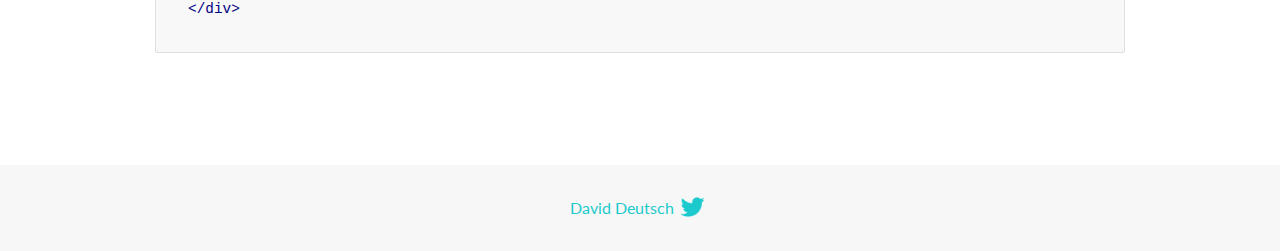
<file: frontend/01/assets/vendor/owl-carousel/docs/demos/merge.html>
<!DOCTYPE html>
<html lang="en">
  <head>

    <!-- head -->
    <meta charset="utf-8">
    <meta name="msapplication-tap-highlight" content="no" />
    <meta name="viewport" content="width=device-width, initial-scale=1.0" />
    <meta name="description" content="Merge Items">
    <meta name="author" content="David Deutsch">
    <title>
      Merge Demo | Owl Carousel | 2.3.4
    </title>

    <!-- Stylesheets -->
    <link href='https://fonts.googleapis.com/css?family=Lato:300,400,700,400italic,300italic' rel='stylesheet' type='text/css'>
    <link rel="stylesheet" href="../assets/css/docs.theme.min.css">

    <!-- Owl Stylesheets -->
    <link rel="stylesheet" href="../assets/owlcarousel/assets/owl.carousel.min.css">
    <link rel="stylesheet" href="../assets/owlcarousel/assets/owl.theme.default.min.css">

    <!-- HTML5 shim and Respond.js IE8 support of HTML5 elements and media queries -->

    <!--[if lt IE 9]>
      <script src="https://oss.maxcdn.com/libs/html5shiv/3.7.0/html5shiv.js"></script>
      <script src="https://oss.maxcdn.com/libs/respond.js/1.3.0/respond.min.js"></script>
    <![endif]-->

    <!-- Favicons -->
    <link rel="apple-touch-icon-precomposed" sizes="144x144" href="../assets/ico/apple-touch-icon-144-precomposed.png">
    <link rel="shortcut icon" href="../assets/ico/favicon.png">
    <link rel="shortcut icon" href="favicon.ico">

    <!-- Yeah i know js should not be in header. Its required for demos.-->

    <!-- javascript -->
    <script src="../assets/vendors/jquery.min.js"></script>
    <script src="../assets/owlcarousel/owl.carousel.js"></script>
  </head>
  <body>

    <!-- header -->
    <header class="header">
      <div class="row">
        <div class="large-12 columns">
          <div class="brand left">
            <h3>
              <a href="/OwlCarousel2/">owl.carousel.js</a> 
            </h3>
          </div>
          <a id="toggle-nav" class="right">
            <span></span> <span></span> <span></span> 
          </a> 
          <div class="nav-bar">
            <ul class="clearfix">
              <li> <a href="/OwlCarousel2/index.html">Home</a>  </li>
              <li class="active">
                <a href="/OwlCarousel2/demos/demos.html">Demos</a> 
              </li>
              <li> <a href="/OwlCarousel2/docs/started-welcome.html">Docs</a>  </li>
              <li>
                <a href="https://github.com/OwlCarousel2/OwlCarousel2/archive/2.3.4.zip">Download</a> 
                <span class="download"></span> 
              </li>
            </ul>
          </div>
        </div>
      </div>
    </header>

    <!-- title -->
    <section class="title">
      <div class="row">
        <div class="large-12 columns">
          <h1>Merge</h1>
        </div>
      </div>
    </section>

    <!--  Demos -->
    <section id="demos">
      <div class="row">
        <div class="large-12 columns">
          <div class="owl-carousel owl-theme">
            <div class="item" data-merge="1">
              <h4>1</h4>
            </div>
            <div class="item" data-merge="2">
              <h4>2</h4>
            </div>
            <div class="item" data-merge="1">
              <h4>3</h4>
            </div>
            <div class="item" data-merge="3">
              <h4>4</h4>
            </div>
            <div class="item" data-merge="6">
              <h4>6</h4>
            </div>
            <div class="item" data-merge="2">
              <h4>7</h4>
            </div>
            <div class="item" data-merge="1">
              <h4>8</h4>
            </div>
            <div class="item" data-merge="3">
              <h4>9</h4>
            </div>
            <div class="item">
              <h4>10</h4>
            </div>
            <div class="item">
              <h4>11</h4>
            </div>
            <div class="item" data-merge="2">
              <h4>12</h4>
            </div>
            <div class="item">
              <h4>13</h4>
            </div>
            <div class="item">
              <h4>14</h4>
            </div>
            <div class="item">
              <h4>15</h4>
            </div>
          </div>
          <h3 id="overview">Overview</h3>
          <p>Merge option requires <code>data-merge=&quot;number_items_to_merge&quot;</code> on any child element (can be nested as well). There is a sibling option called <code>mergeFit</code> which fits merged elements to screen size. </p>
          <p>See item 6 on breakpoint below and above <code>1000px</code> screen width.</p>
          <h3 id="setup">Setup</h3>
          <pre><code>$(&#39;.owl-carousel&#39;).owlCarousel({
    items:5,
    loop:true,
    margin:10,
    merge:true,
    responsive:{
        678:{
            mergeFit:true
        },
        1000:{
            mergeFit:false
        }
    }
});</code></pre>
          <h3 id="html">html</h3>
          <pre><code>&lt;div class=&quot;owl-carousel owl-theme&quot;&gt;
    &lt;div class=&quot;item&quot; data-merge=&quot;1&quot;&gt;&lt;h2&gt;1&lt;/h2&gt;&lt;/div&gt;
    &lt;div class=&quot;item&quot; data-merge=&quot;2&quot;&gt;&lt;h2&gt;2&lt;/h2&gt;&lt;/div&gt;
    &lt;div class=&quot;item&quot; data-merge=&quot;1&quot;&gt;&lt;h2&gt;3&lt;/h2&gt;&lt;/div&gt;
    &lt;div class=&quot;item&quot; data-merge=&quot;3&quot;&gt;&lt;h2&gt;4&lt;/h2&gt;&lt;/div&gt;
    &lt;div class=&quot;item&quot; data-merge=&quot;6&quot;&gt;&lt;h2&gt;6&lt;/h2&gt;&lt;/div&gt;
    &lt;div class=&quot;item&quot; data-merge=&quot;2&quot;&gt;&lt;h2&gt;7&lt;/h2&gt;&lt;/div&gt;
    &lt;div class=&quot;item&quot; data-merge=&quot;1&quot;&gt;&lt;h2&gt;8&lt;/h2&gt;&lt;/div&gt;
    &lt;div class=&quot;item&quot; data-merge=&quot;3&quot;&gt;&lt;h2&gt;9&lt;/h2&gt;&lt;/div&gt;
    &lt;div class=&quot;item&quot;&gt;&lt;h2&gt;10&lt;/h2&gt;&lt;/div&gt;
    &lt;div class=&quot;item&quot;&gt;&lt;h2&gt;11&lt;/h2&gt;&lt;/div&gt;
    &lt;div class=&quot;item&quot; data-merge=&quot;2&quot;&gt;&lt;h2&gt;12&lt;/h2&gt;&lt;/div&gt;
    &lt;div class=&quot;item&quot;&gt;&lt;h2&gt;13&lt;/h2&gt;&lt;/div&gt;
    &lt;div class=&quot;item&quot;&gt;&lt;h2&gt;14&lt;/h2&gt;&lt;/div&gt;
    &lt;div class=&quot;item&quot;&gt;&lt;h2&gt;15&lt;/h2&gt;&lt;/div&gt;
&lt;/div&gt;</code></pre>
          <script>
            $(document).ready(function() {
              $('.owl-carousel').owlCarousel({
                items: 5,
                loop: true,
                margin: 10,
                merge: true,
                responsive: {
                  678: {
                    mergeFit: true
                  },
                  1000: {
                    mergeFit: false
                  }
                }
              });
            })
          </script>
        </div>
      </div>
    </section>

    <!-- footer -->
    <footer class="footer">
      <div class="row">
        <div class="large-12 columns">
          <h5>
            <a href="/OwlCarousel2/docs/support-contact.html">David Deutsch</a> 
            <a id="custom-tweet-button" href="https://twitter.com/share?url=https://github.com/OwlCarousel2/OwlCarousel2&text=Owl Carousel - This is so awesome! " target="_blank"></a> 
          </h5>
        </div>
      </div>
    </footer>

    <!-- vendors -->
    <script src="../assets/vendors/highlight.js"></script>
    <script src="../assets/js/app.js"></script>
  </body>
</html>
</file>
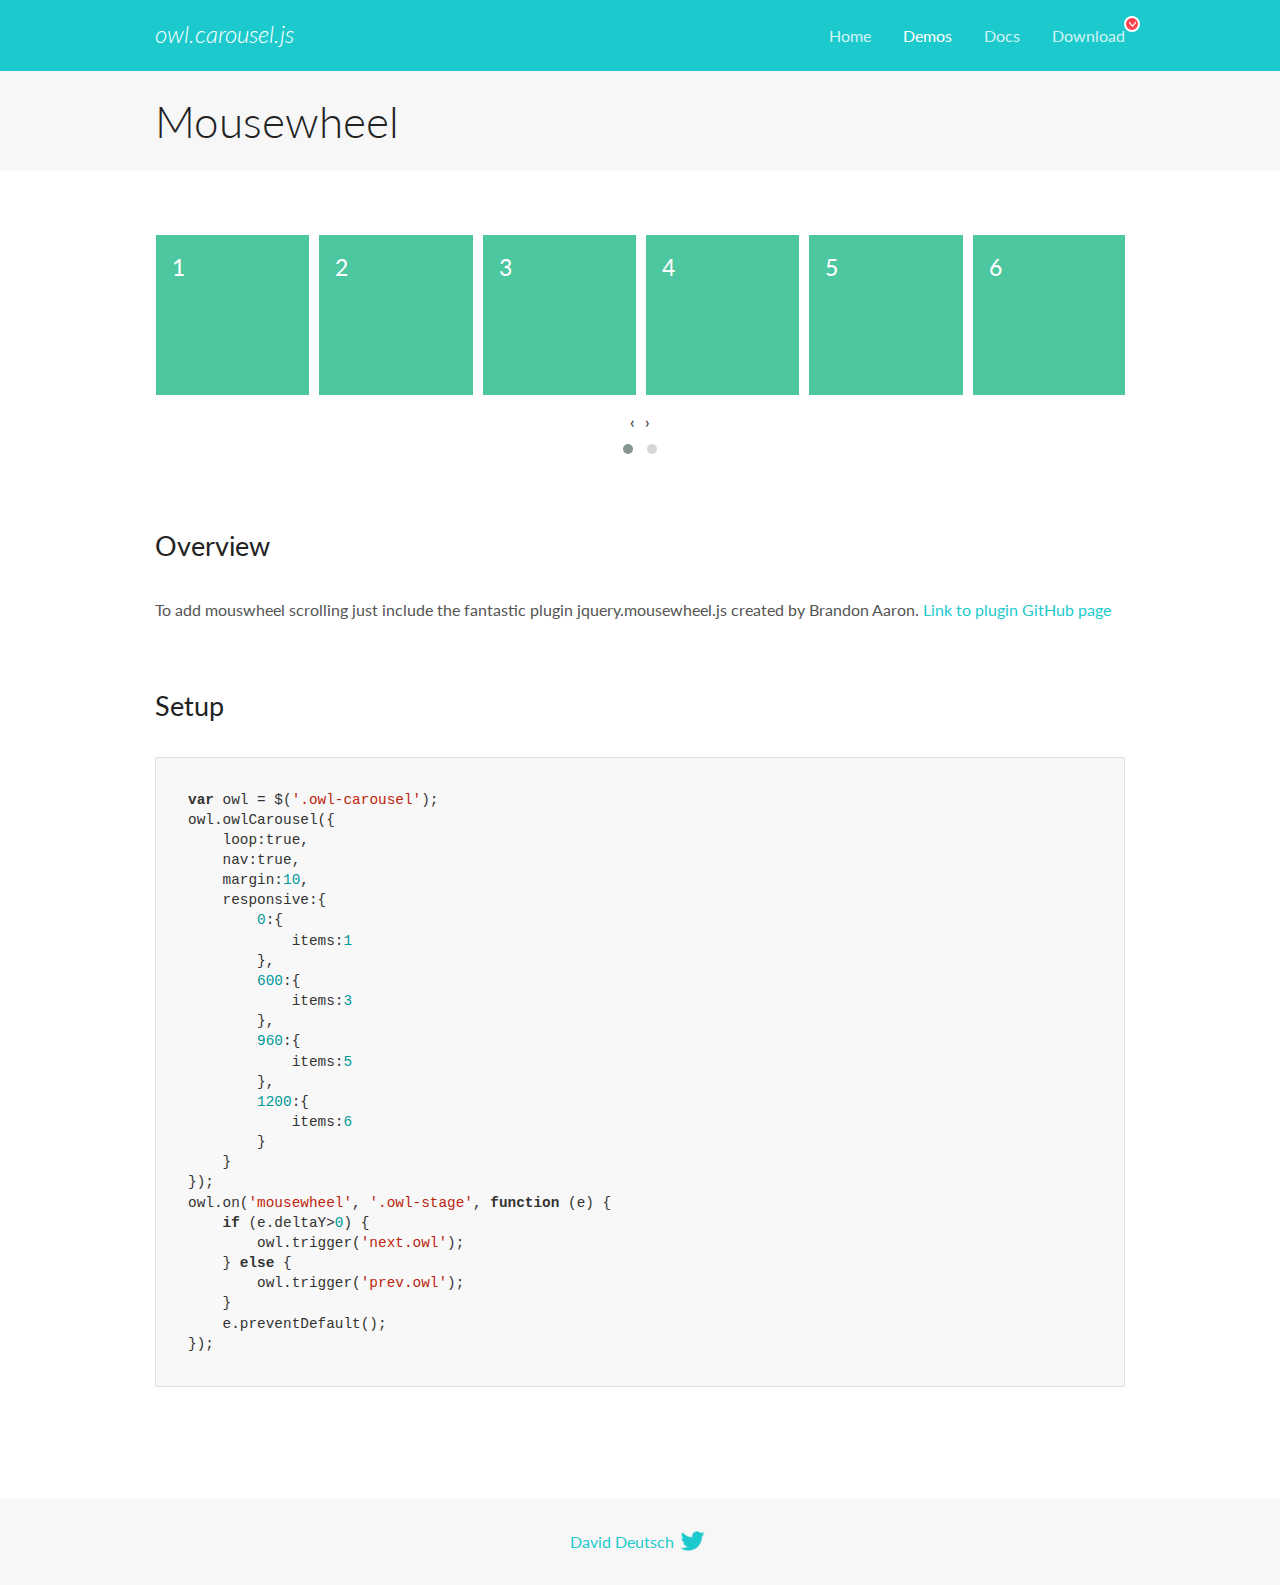
<file: frontend/01/assets/vendor/owl-carousel/docs/demos/mousewheel.html>
<!DOCTYPE html>
<html lang="en">
  <head>

    <!-- head -->
    <meta charset="utf-8">
    <meta name="msapplication-tap-highlight" content="no" />
    <meta name="viewport" content="width=device-width, initial-scale=1.0" />
    <meta name="description" content="Mousewheel usage demo">
    <meta name="author" content="David Deutsch">
    <title>
      Mousewheel Demo | Owl Carousel | 2.3.4
    </title>

    <!-- Stylesheets -->
    <link href='https://fonts.googleapis.com/css?family=Lato:300,400,700,400italic,300italic' rel='stylesheet' type='text/css'>
    <link rel="stylesheet" href="../assets/css/docs.theme.min.css">

    <!-- Owl Stylesheets -->
    <link rel="stylesheet" href="../assets/owlcarousel/assets/owl.carousel.min.css">
    <link rel="stylesheet" href="../assets/owlcarousel/assets/owl.theme.default.min.css">

    <!-- HTML5 shim and Respond.js IE8 support of HTML5 elements and media queries -->

    <!--[if lt IE 9]>
      <script src="https://oss.maxcdn.com/libs/html5shiv/3.7.0/html5shiv.js"></script>
      <script src="https://oss.maxcdn.com/libs/respond.js/1.3.0/respond.min.js"></script>
    <![endif]-->

    <!-- Favicons -->
    <link rel="apple-touch-icon-precomposed" sizes="144x144" href="../assets/ico/apple-touch-icon-144-precomposed.png">
    <link rel="shortcut icon" href="../assets/ico/favicon.png">
    <link rel="shortcut icon" href="favicon.ico">

    <!-- Yeah i know js should not be in header. Its required for demos.-->

    <!-- javascript -->
    <script src="../assets/vendors/jquery.min.js"></script>
    <script src="../assets/owlcarousel/owl.carousel.js"></script>
  </head>
  <body>

    <!-- header -->
    <header class="header">
      <div class="row">
        <div class="large-12 columns">
          <div class="brand left">
            <h3>
              <a href="/OwlCarousel2/">owl.carousel.js</a> 
            </h3>
          </div>
          <a id="toggle-nav" class="right">
            <span></span> <span></span> <span></span> 
          </a> 
          <div class="nav-bar">
            <ul class="clearfix">
              <li> <a href="/OwlCarousel2/index.html">Home</a>  </li>
              <li class="active">
                <a href="/OwlCarousel2/demos/demos.html">Demos</a> 
              </li>
              <li> <a href="/OwlCarousel2/docs/started-welcome.html">Docs</a>  </li>
              <li>
                <a href="https://github.com/OwlCarousel2/OwlCarousel2/archive/2.3.4.zip">Download</a> 
                <span class="download"></span> 
              </li>
            </ul>
          </div>
        </div>
      </div>
    </header>

    <!-- title -->
    <section class="title">
      <div class="row">
        <div class="large-12 columns">
          <h1>Mousewheel</h1>
        </div>
      </div>
    </section>

    <!--  Demos -->
    <section id="demos">
      <div class="row">
        <div class="large-12 columns">
          <div class="owl-carousel owl-theme">
            <div class="item">
              <h4>1</h4>
            </div>
            <div class="item">
              <h4>2</h4>
            </div>
            <div class="item">
              <h4>3</h4>
            </div>
            <div class="item">
              <h4>4</h4>
            </div>
            <div class="item">
              <h4>5</h4>
            </div>
            <div class="item">
              <h4>6</h4>
            </div>
            <div class="item">
              <h4>7</h4>
            </div>
            <div class="item">
              <h4>8</h4>
            </div>
            <div class="item">
              <h4>9</h4>
            </div>
            <div class="item">
              <h4>10</h4>
            </div>
            <div class="item">
              <h4>11</h4>
            </div>
            <div class="item">
              <h4>12</h4>
            </div>
          </div>
          <h3 id="overview">Overview</h3>
          <p>To add mouswheel scrolling just include the fantastic plugin jquery.mousewheel.js created by Brandon Aaron.
            <a href="https://github.com/brandonaaron/jquery-mousewheel">Link to plugin GitHub page</a> 
          </p>
          <h3 id="setup">Setup</h3>
          <pre><code>var owl = $(&#39;.owl-carousel&#39;);
owl.owlCarousel({
    loop:true,
    nav:true,
    margin:10,
    responsive:{
        0:{
            items:1
        },
        600:{
            items:3
        },            
        960:{
            items:5
        },
        1200:{
            items:6
        }
    }
});
owl.on(&#39;mousewheel&#39;, &#39;.owl-stage&#39;, function (e) {
    if (e.deltaY&gt;0) {
        owl.trigger(&#39;next.owl&#39;);
    } else {
        owl.trigger(&#39;prev.owl&#39;);
    }
    e.preventDefault();
});</code></pre>
          <script src="../assets/vendors/jquery.mousewheel.min.js"></script>
          <script>
            $(document).ready(function() {
              var owl = $('.owl-carousel');
              owl.owlCarousel({
                loop: true,
                nav: true,
                margin: 10,
                responsive: {
                  0: {
                    items: 1
                  },
                  600: {
                    items: 3
                  },
                  960: {
                    items: 5
                  },
                  1200: {
                    items: 6
                  }
                }
              });
              owl.on('mousewheel', '.owl-stage', function(e) {
                if (e.deltaY > 0) {
                  owl.trigger('next.owl');
                } else {
                  owl.trigger('prev.owl');
                }
                e.preventDefault();
              });
            })
          </script>
        </div>
      </div>
    </section>

    <!-- footer -->
    <footer class="footer">
      <div class="row">
        <div class="large-12 columns">
          <h5>
            <a href="/OwlCarousel2/docs/support-contact.html">David Deutsch</a> 
            <a id="custom-tweet-button" href="https://twitter.com/share?url=https://github.com/OwlCarousel2/OwlCarousel2&text=Owl Carousel - This is so awesome! " target="_blank"></a> 
          </h5>
        </div>
      </div>
    </footer>

    <!-- vendors -->
    <script src="../assets/vendors/highlight.js"></script>
    <script src="../assets/js/app.js"></script>
  </body>
</html>
</file>
<file: frontend/01/assets/css/style.css>
* {
    font-family: 'Open Sans', sans-serif;
}

body {
    background: #f2f2f2;
    overflow-x: hidden;
}

.container header, section {
    background: #fff;
    height: auto;
}

.service-header {
    min-height: 70px;
    background: #000;
}

.service {
    text-align: center;
}

.service p {
    color: #fff;
    font-weight: bold;
    text-transform: uppercase;
    margin-bottom: 0;
}

.service {
    margin: 12px 0;
}

.service-main {
    margin: 0 auto;
    width: 250px;
}

.service-img, .service-content {
    float: left;
}

.service-img {
    margin-right: 15px;
}

.service-content {
    text-align: center;
}

.service-content span {
    color: #999999;
}

.service-middle {
    border-left: 1px solid #333333;
    border-right: 1px solid #333333;
}

.service-img img {
    margin-top: 8px;
}

.header-top ul li {
    float: left;
    list-style: none;
    padding: 8px 13px;
}

.header-top {
    margin: 0 30px;
}

.cart {
    background: #000;
    position: relative;
}

.cart span {
    color: #fff;
    background: #29beff;
    padding: 2px 10px;
    border-radius: 100%;
    position: absolute;
    top: -15px;
}

.header-center .align-self-center {
    text-align: center;
}

.header-center .align-self-center h2 {
    margin-bottom: 0;
    font-weight: bold;
    text-transform: uppercase;
}

.header-center .input-group {
    width: 218px;
    margin: 15px 30px 15px 0;
}

.header-center .custom-input {
    max-height: 30px;
    border-right: none;
    border-top-left-radius: 50px;
    border-bottom-left-radius: 50px;
}

.header-center .input-group-text {
    background: #f4a137;
    border-color: #f4a137;
    border-top-right-radius: 50px;
    border-bottom-right-radius: 50px;
}


.header-nav .nav-link {
    color: #222222 !important;
    font-weight: bold;
    text-transform: uppercase;
}

.header-nav .nav-item .position-absolute {
    top: -10px;
    right: 30px;
    color: #fff;
    padding: 0 6px;
    font-size: 12px;
    border-radius: 3px;
    background: #f4a137;
}

#carouselExampleControls {
    margin-left: 30px;
}

#carouselExampleControls .carousel-item img {
    height: 450px;
}

.slide-main {
    height: 210px;
    margin-right: 30px;
}

.slide-content {
    width: 170px;
    padding-top: 25px;
    text-align: center;
}

.slide-content p {
    margin: 0;
}

.owl-carousel .owl-item img {
    display: unset;
    width: auto !important;
}

.price .main {
    margin: 0 2px;
    color: #e74c3c;
    font-weight: bold;
}

.price .discount {
    color: #999999;
    margin: 0 2px;
    font-size: 14px;
    text-decoration: line-through;
}

.product-action {
    margin: 10px 0;
}

.product-action a {
    text-decoration: none;
}

.product-action img {
    padding: 5px;
    border: 1px solid #dddddd;
    margin: 2px;
}

.product-header img {
    height: 250px;
}

.owl-carousel h6 {
    margin-bottom: 0;
}

.footer {
    margin-top: 60px;
    margin-bottom: 20px;
}

.footer .col-md-4 {
    padding: 0 50px;
    text-align: center;
}

.footer h3 {
    text-transform: uppercase;
    margin-bottom: 25px;
    font-size: 16pt;
}

.footer-link {
    margin-bottom: 20px;
}

.footer-link p {
    color: #666666;
    margin-bottom: 0;
}

.footer-link a {
    color: #222222;
    text-decoration: none;
}

.footer .input-group-text {
    color: #fff;
    border: none;
    background: #f4a137;
    text-transform: uppercase;
    border-top-right-radius: 50px;
    border-bottom-right-radius: 50px;
}

.footer input {
    border-right: none;
    border-top-left-radius: 50px;
    border-bottom-left-radius: 50px;
}

footer {
    padding-top: 100px;
    background: #fff;
}

.footer-top {
    padding: 0 30px;
}

.footer-top h5 {
    margin-bottom: 20px;
    text-transform: uppercase;
}

.footer-top ul {
    padding-left: 0;
}

.footer-top ul li {
    font-size: 13pt;
    list-style: none;
    margin-bottom: 10px;
}
</file>
